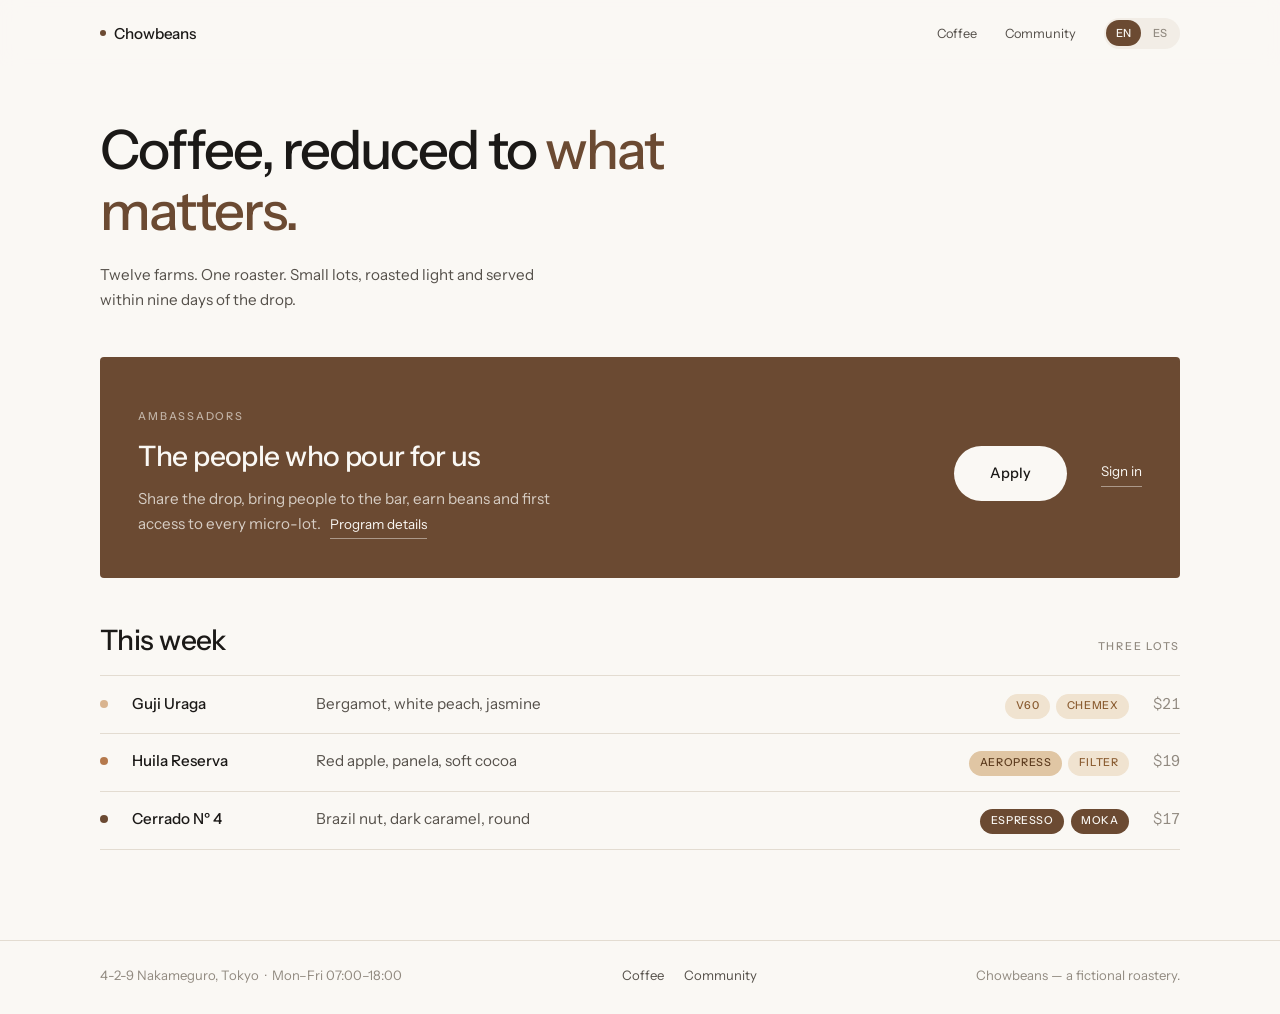
<file: index.html>
<!DOCTYPE html>
<html lang="en">
<head>
<meta charset="utf-8">
<meta name="viewport" content="width=device-width, initial-scale=1">
<title>Chowbeans</title>
<meta name="description" content="Chowbeans — a small-batch roastery. Single origin coffee, served within nine days of the roast.">
<link rel="icon" href="data:image/svg+xml,<svg xmlns='http://www.w3.org/2000/svg' viewBox='0 0 32 32'><circle cx='16' cy='16' r='7' fill='%236B4A32'/></svg>">
<link rel="preconnect" href="https://fonts.googleapis.com">
<link rel="preconnect" href="https://fonts.gstatic.com" crossorigin>
<link href="https://fonts.googleapis.com/css2?family=Instrument+Sans:wght@400;500;600&display=swap" rel="stylesheet">
<link rel="stylesheet" href="assets/css/style.css">
</head>
<body>

<a class="skip" href="#main" data-i18n="skip">Skip to content</a>

<header class="site-header" id="header">
  <div class="shell header-inner">
    <a class="wordmark" href="index.html"><i aria-hidden="true"></i>Chowbeans</a>
    <nav class="nav" aria-label="Primary">
      <a href="#beans" data-i18n="nav.coffee">Coffee</a>
      <a href="community.html" data-i18n="nav.community">Community</a>
      <span class="lang" role="group" aria-label="Language">
        <button type="button" data-lang="en" aria-pressed="true">EN</button>
        <button type="button" data-lang="es" aria-pressed="false">ES</button>
      </span>
    </nav>
  </div>
</header>

<main id="main">

  <section class="hero shell">
    <h1 data-reveal style="--i:0" data-i18n-html="home.title">Coffee, reduced to <span>what matters.</span></h1>
    <p data-reveal style="--i:1" data-i18n="home.lede">
      Twelve farms. One roaster. Small lots, roasted light and served
      within nine days of the drop.
    </p>
  </section>

  <section class="shell">
    <div class="community" data-reveal>
      <div>
        <p class="label" data-i18n="home.amb.label">Ambassadors</p>
        <h2 class="h2" data-i18n="home.amb.title">The people who pour for us</h2>
        <p>
          <span data-i18n="home.amb.body">Share the drop, bring people to the bar, earn beans and first
          access to every micro-lot.</span>
          <a class="link" href="community/program-details.html" data-i18n="home.amb.details">Program details</a>
        </p>
      </div>
      <p class="community-actions">
        <a class="btn" href="community.html" data-i18n="btn.apply">Apply</a>
        <a class="link" href="community.html?view=login" data-i18n="btn.signin">Sign in</a>
      </p>
    </div>
  </section>

  <section class="section shell" id="beans">
    <div class="section-head" data-reveal>
      <h2 class="h2" data-i18n="home.week.title">This week</h2>
      <p class="label" data-i18n="home.week.label">Three lots</p>
    </div>
    <ul class="beans">
      <li data-reveal style="--i:0; --roast:#D9B48F">
        <span class="dot" aria-hidden="true"></span>
        <h3>Guji Uraga</h3>
        <p class="notes" data-i18n="bean.1.notes">Bergamot, white peach, jasmine</p>
        <ul class="tags" aria-label="Suggested methods">
          <li class="tag--pour">V60</li><li class="tag--pour">Chemex</li>
        </ul>
        <p class="price">$21</p>
      </li>
      <li data-reveal style="--i:1; --roast:#B5794C">
        <span class="dot" aria-hidden="true"></span>
        <h3>Huila Reserva</h3>
        <p class="notes" data-i18n="bean.2.notes">Red apple, panela, soft cocoa</p>
        <ul class="tags" aria-label="Suggested methods">
          <li class="tag--immersion">Aeropress</li><li class="tag--pour">Filter</li>
        </ul>
        <p class="price">$19</p>
      </li>
      <li data-reveal style="--i:2; --roast:#6B4A32">
        <span class="dot" aria-hidden="true"></span>
        <h3>Cerrado N&ordm; 4</h3>
        <p class="notes" data-i18n="bean.3.notes">Brazil nut, dark caramel, round</p>
        <ul class="tags" aria-label="Suggested methods">
          <li class="tag--pressure">Espresso</li><li class="tag--pressure">Moka</li>
        </ul>
        <p class="price">$17</p>
      </li>
    </ul>
  </section>

</main>

<footer class="site-footer">
  <div class="shell footer-inner">
    <p data-i18n="footer.hours">4-2-9 Nakameguro, Tokyo &nbsp;&middot;&nbsp; Mon&ndash;Fri 07:00&ndash;18:00</p>
    <nav class="nav" aria-label="Footer">
      <a href="#beans" data-i18n="nav.coffee">Coffee</a>
      <a href="community.html" data-i18n="nav.community">Community</a>
    </nav>
    <p data-i18n="footer.fine">Chowbeans &mdash; a fictional roastery.</p>
  </div>
</footer>

<script src="assets/js/i18n.js"></script>
<script src="assets/js/main.js"></script>
</body>
</html>
</file>
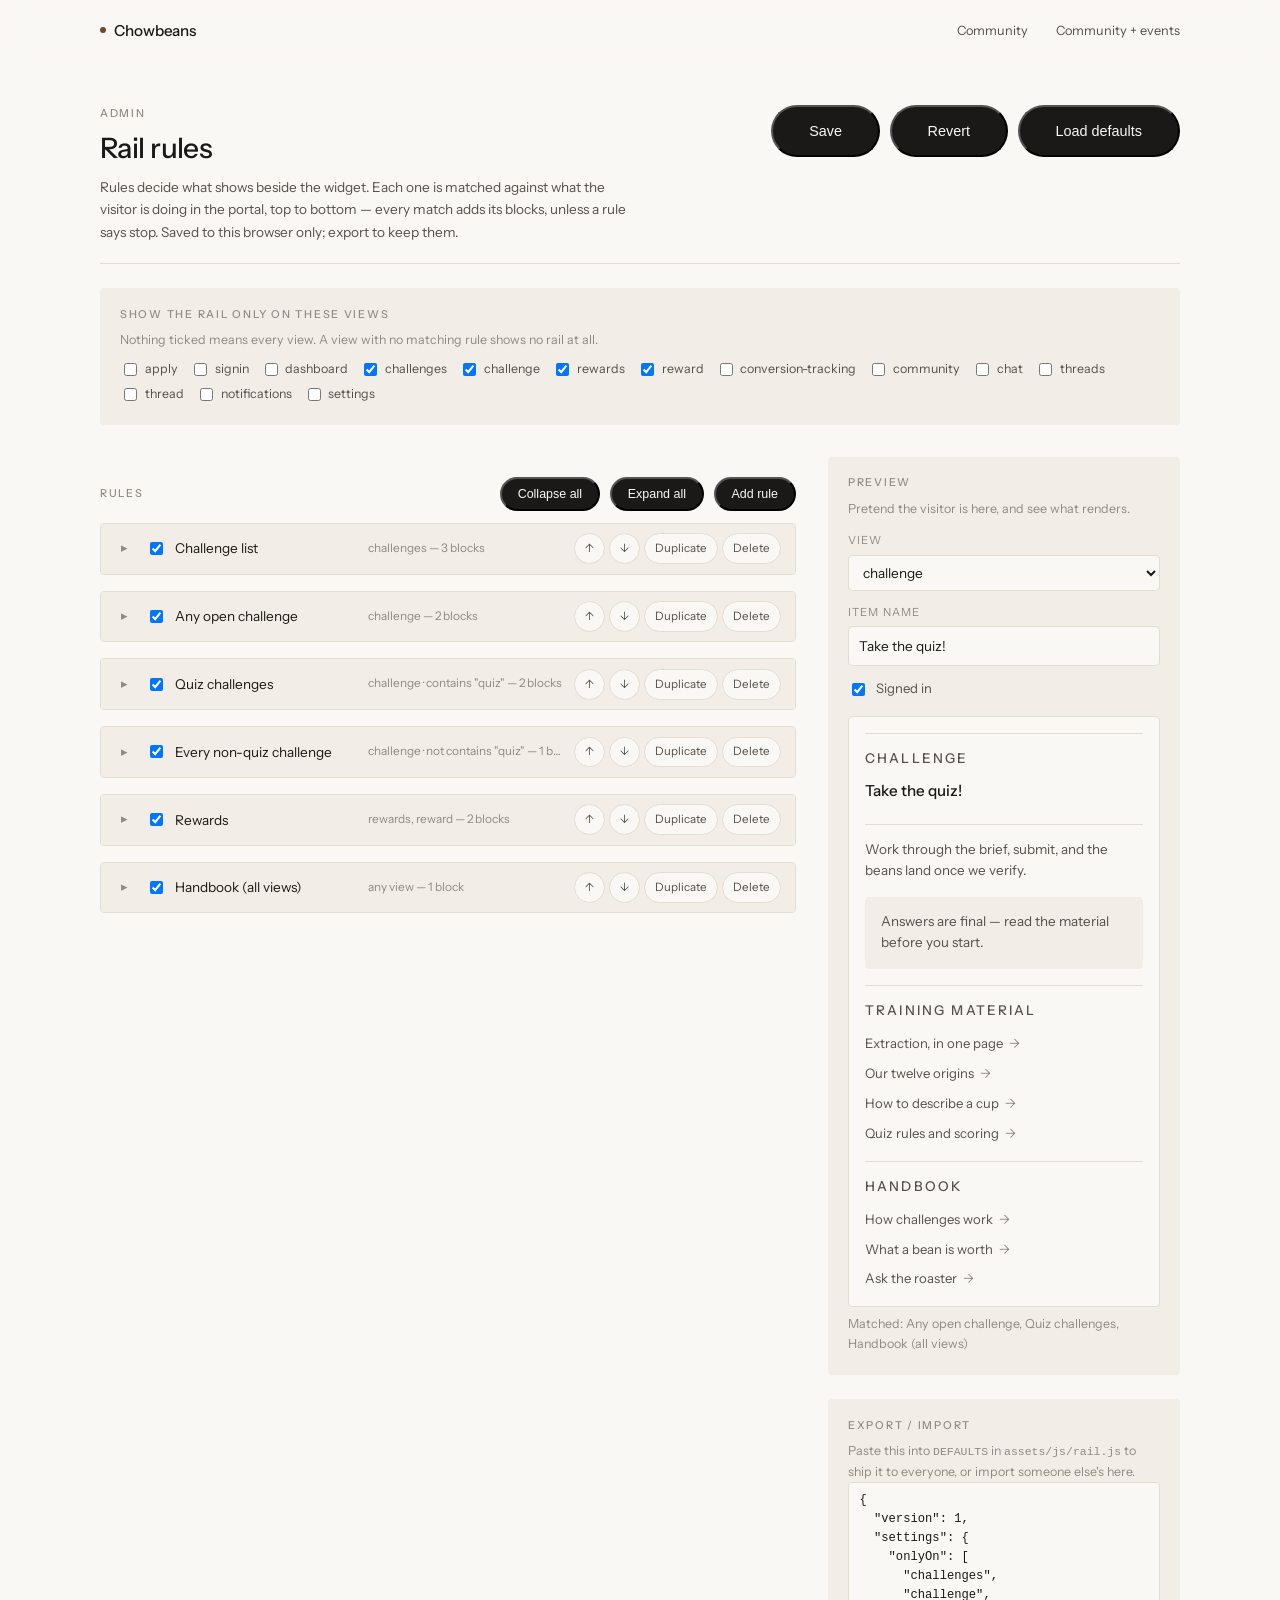
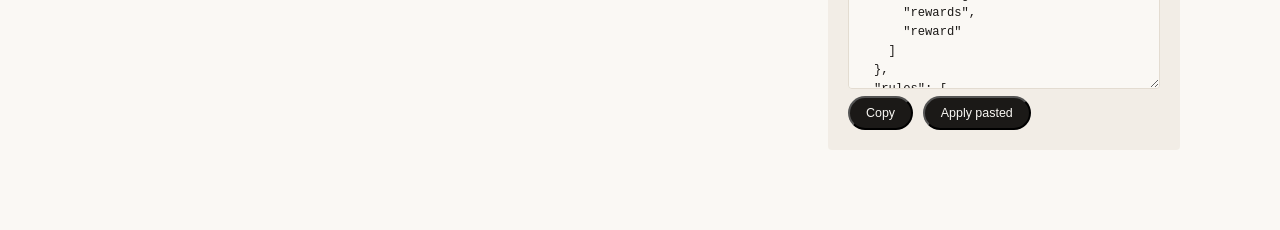
<file: admin.html>
<!DOCTYPE html>
<html lang="en">
<head>
<meta charset="utf-8">
<meta name="viewport" content="width=device-width, initial-scale=1">
<meta name="robots" content="noindex">
<title>Rail rules — Chowbeans</title>
<link rel="icon" href="data:image/svg+xml,<svg xmlns='http://www.w3.org/2000/svg' viewBox='0 0 32 32'><circle cx='16' cy='16' r='7' fill='%236B4A32'/></svg>">
<link rel="preconnect" href="https://fonts.googleapis.com">
<link rel="preconnect" href="https://fonts.gstatic.com" crossorigin>
<link href="https://fonts.googleapis.com/css2?family=Instrument+Sans:wght@400;500;600&display=swap" rel="stylesheet">
<link rel="stylesheet" href="assets/css/style.css">
</head>
<body class="admin">

<header class="site-header">
  <div class="shell header-inner">
    <a class="wordmark" href="index.html"><i aria-hidden="true"></i>Chowbeans</a>
    <nav class="nav" aria-label="Primary">
      <a href="community.html">Community</a>
      <a href="community.html?debug=1">Community + events</a>
    </nav>
  </div>
</header>

<main class="shell admin-main">

  <div class="admin-head">
    <div>
      <p class="label">Admin</p>
      <h1 class="h2">Rail rules</h1>
      <p class="admin-lede">
        Rules decide what shows beside the widget. Each one is matched against
        what the visitor is doing in the portal, top to bottom — every match
        adds its blocks, unless a rule says stop. Saved to this browser only;
        export to keep them.
      </p>
    </div>
    <div class="admin-actions">
      <button type="button" class="btn" id="save">Save</button>
      <button type="button" class="btn btn--ghost" id="revert">Revert</button>
      <button type="button" class="btn btn--ghost" id="defaults">Load defaults</button>
    </div>
  </div>

  <p class="admin-flash" id="flash" hidden></p>

  <section class="admin-panel">
    <p class="label">Show the rail only on these views</p>
    <p class="admin-hint">Nothing ticked means every view. A view with no matching rule shows no rail at all.</p>
    <div class="admin-views" id="onlyOn"></div>
  </section>

  <div class="admin-grid">

    <section>
      <div class="admin-bar">
        <p class="label">Rules</p>
        <div class="admin-actions">
          <button type="button" class="btn btn--small btn--ghost" id="collapseAll">Collapse all</button>
          <button type="button" class="btn btn--small btn--ghost" id="expandAll">Expand all</button>
          <button type="button" class="btn btn--small" id="addRule">Add rule</button>
        </div>
      </div>
      <div id="rules"></div>
    </section>

    <aside class="admin-side">
      <div class="admin-panel">
        <p class="label">Preview</p>
        <p class="admin-hint">Pretend the visitor is here, and see what renders.</p>

        <label class="admin-field">
          <span>View</span>
          <select id="pvView"></select>
        </label>
        <label class="admin-field">
          <span>Item name</span>
          <input type="text" id="pvItem" placeholder="Take the quiz!">
        </label>
        <label class="admin-field admin-field--row">
          <input type="checkbox" id="pvAuth" checked>
          <span>Signed in</span>
        </label>

        <div class="admin-preview">
          <div class="rail" id="preview"></div>
        </div>
        <p class="admin-hint" id="pvMatched"></p>
      </div>

      <div class="admin-panel">
        <p class="label">Export / import</p>
        <p class="admin-hint">
          Paste this into <code>DEFAULTS</code> in <code>assets/js/rail.js</code>
          to ship it to everyone, or import someone else's here.
        </p>
        <textarea id="json" spellcheck="false" rows="10"></textarea>
        <div class="admin-actions">
          <button type="button" class="btn btn--small" id="copy">Copy</button>
          <button type="button" class="btn btn--small btn--ghost" id="apply">Apply pasted</button>
        </div>
      </div>
    </aside>

  </div>
</main>

<template id="ruleTemplate">
  <article class="rule">
    <header class="rule-head">
      <button type="button" class="rule-fold" data-act="fold" aria-expanded="true" title="Expand or collapse">▾</button>
      <label class="rule-toggle">
        <input type="checkbox" data-field="enabled" title="Enable or disable this rule">
        <input type="text" class="rule-name" data-field="name" placeholder="Rule name">
      </label>
      <p class="rule-summary" data-field="summary"></p>
      <div class="rule-tools">
        <button type="button" data-act="up" title="Move up">↑</button>
        <button type="button" data-act="down" title="Move down">↓</button>
        <button type="button" data-act="dup" title="Duplicate">Duplicate</button>
        <button type="button" data-act="del" title="Delete">Delete</button>
      </div>
    </header>

    <div class="rule-body">
      <p class="label">When</p>
      <div class="rule-when">
        <label class="admin-field">
          <span>Views (none = any)</span>
          <div class="admin-views" data-field="views"></div>
        </label>
        <div class="rule-when-row">
          <label class="admin-field">
            <span>Item name</span>
            <select data-field="matchMode">
              <option value="any">any</option>
              <option value="contains">contains</option>
              <option value="equals">is exactly</option>
              <option value="starts">starts with</option>
              <option value="regex">matches regex</option>
            </select>
          </label>
          <label class="admin-field admin-field--row rule-negate">
            <input type="checkbox" data-field="negate">
            <span>not</span>
          </label>
          <label class="admin-field admin-field--grow">
            <span>&nbsp;</span>
            <input type="text" data-field="matchValue" placeholder="quiz">
          </label>
          <label class="admin-field">
            <span>Visitor</span>
            <select data-field="auth">
              <option value="any">any</option>
              <option value="in">signed in</option>
              <option value="out">signed out</option>
            </select>
          </label>
        </div>
        <label class="admin-field admin-field--row">
          <input type="checkbox" data-field="stop">
          <span>Stop — skip every rule below this one when it matches</span>
        </label>
      </div>

      <div class="admin-bar">
        <p class="label">Then show</p>
        <div class="rule-add">
          <button type="button" data-add="heading">+ Heading</button>
          <button type="button" data-add="text">+ Text</button>
          <button type="button" data-add="note">+ Callout</button>
          <button type="button" data-add="steps">+ Steps</button>
          <button type="button" data-add="links">+ Links</button>
        </div>
      </div>
      <div class="rule-blocks" data-field="blocks"></div>
    </div>
  </article>
</template>

<script src="assets/js/rail.js"></script>
<script src="assets/js/admin.js"></script>
</body>
</html>
</file>
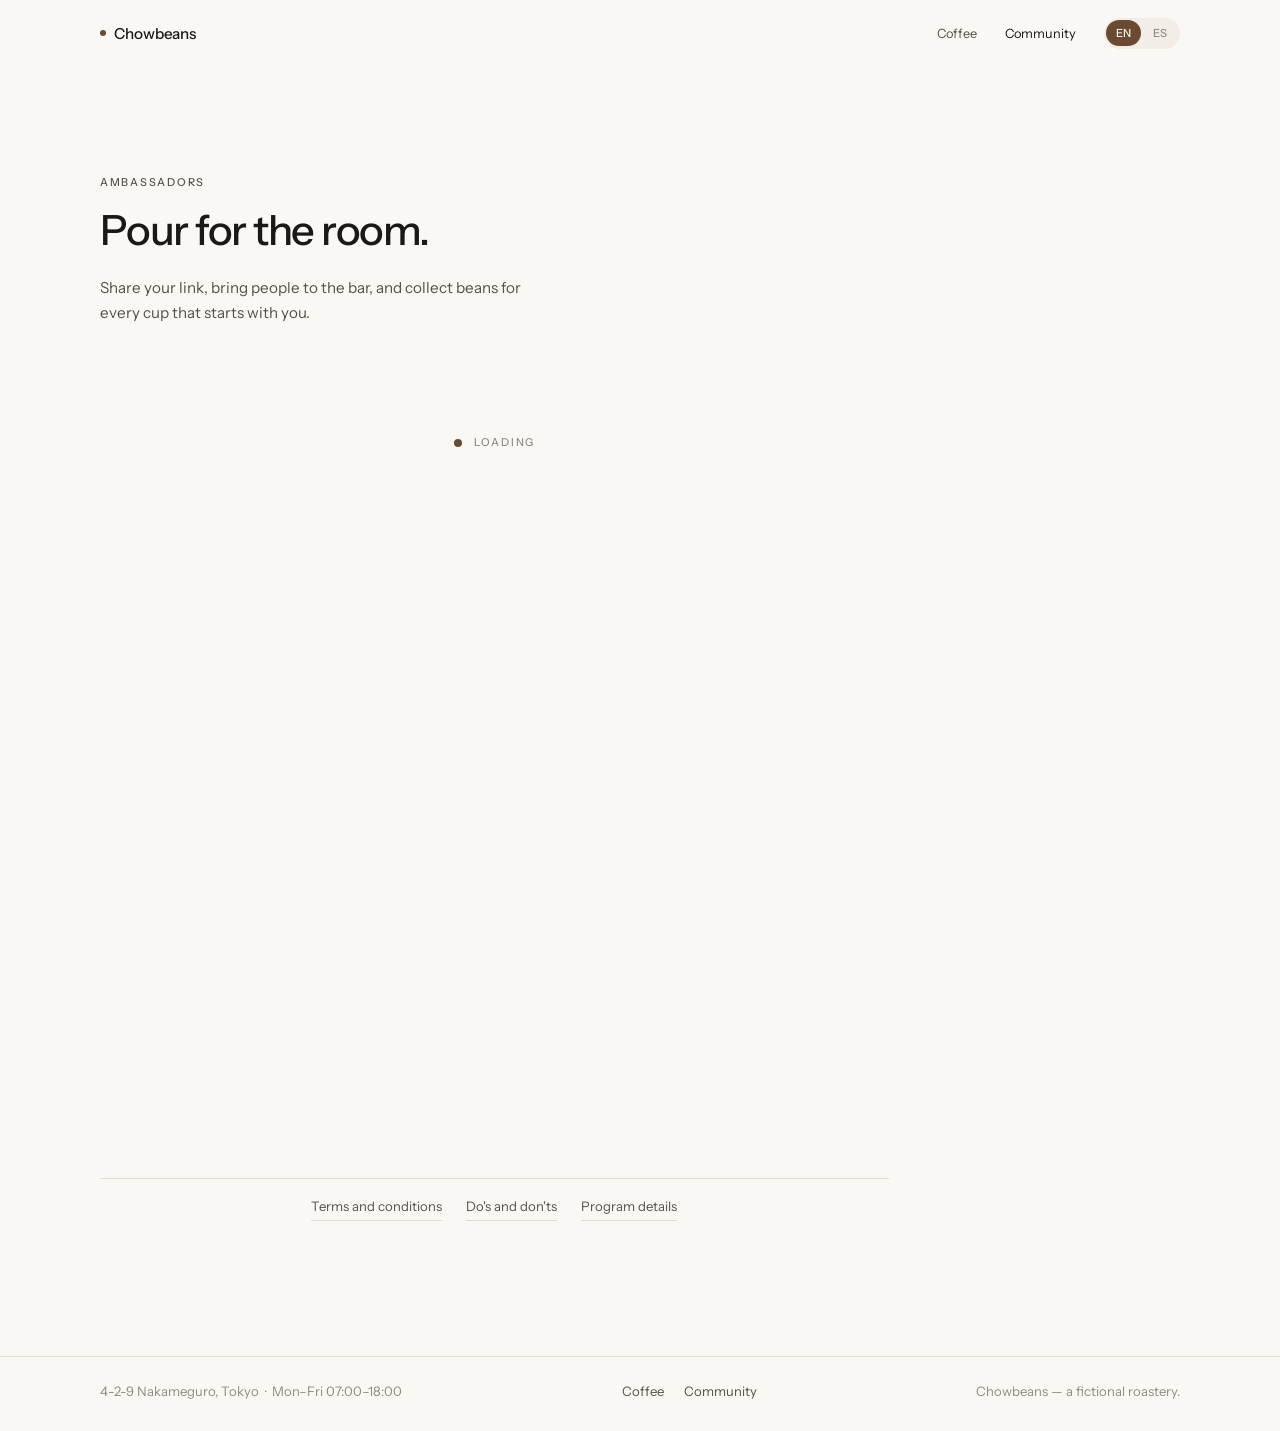
<file: community.html>
<!DOCTYPE html>
<html lang="en">
<head>
<meta charset="utf-8">
<meta name="viewport" content="width=device-width, initial-scale=1">
<title>Community — Chowbeans</title>
<meta name="description" content="The Chowbeans ambassador community. Apply to join, or sign in.">
<link rel="icon" href="data:image/svg+xml,<svg xmlns='http://www.w3.org/2000/svg' viewBox='0 0 32 32'><circle cx='16' cy='16' r='7' fill='%236B4A32'/></svg>">
<link rel="preconnect" href="https://fonts.googleapis.com">
<link rel="preconnect" href="https://fonts.gstatic.com" crossorigin>
<link href="https://fonts.googleapis.com/css2?family=Instrument+Sans:wght@400;500;600&display=swap" rel="stylesheet">
<link rel="stylesheet" href="assets/css/style.css">
</head>
<body>

<a class="skip" href="#main" data-i18n="skip">Skip to content</a>

<header class="site-header" id="header">
  <div class="shell header-inner">
    <a class="wordmark" href="index.html"><i aria-hidden="true"></i>Chowbeans</a>
    <nav class="nav" aria-label="Primary">
      <a href="index.html#beans" data-i18n="nav.coffee">Coffee</a>
      <a href="community.html" aria-current="page" data-i18n="nav.community">Community</a>
      <span class="lang" role="group" aria-label="Language">
        <button type="button" data-lang="en" aria-pressed="true">EN</button>
        <button type="button" data-lang="es" aria-pressed="false">ES</button>
      </span>
    </nav>
  </div>
</header>

<main id="main">

  <section class="page-hero shell">
    <p class="label" data-reveal style="--i:0" data-i18n="comm.label">Ambassadors</p>
    <h1 data-reveal style="--i:1" data-i18n="comm.title">Pour for the room.</h1>
    <p data-reveal style="--i:2" data-i18n="comm.lede">
      Share your link, bring people to the bar, and collect beans for every
      cup that starts with you.
    </p>
  </section>

  <section class="widget shell">

    <div class="widget-layout">

      <div class="widget-main">
        <!-- SocialLadder ambassador dashboard (#slWebFrame). On a phone this
             is held back until the visitor picks the app or the web; see the
             modal below. -->
        <div class="panel" id="panel-login">
          <p class="widget-advice" id="webAdvice" hidden>
            <span data-i18n="comm.advice">You're on the web version. The app is smoother on a phone,</span>
            <a href="#" id="adviceLink" data-i18n="comm.advice.link">get it here</a>.
          </p>
          <p class="widget-advice" id="appPrompt" hidden>
            <span data-i18n="comm.blocked">Signing in works best in the app.</span>
            <a href="#" id="showAppOptions" data-i18n="comm.blocked.link">See your options</a>
          </p>
          <div class="widget-loading"><i aria-hidden="true"></i><p class="label" data-i18n="comm.loading">Loading</p></div>
          <div id="slWebFrame"></div>
        </div>

        <nav class="widget-links" aria-label="Ambassador documents">
          <a href="community/terms.html" data-i18n="comm.terms">Terms and conditions</a>
          <a href="community/dos-and-donts.html" data-i18n="comm.dos">Do's and don'ts</a>
          <a href="community/program-details.html" data-i18n="home.amb.details">Program details</a>
        </nav>
      </div>

      <!-- Context rail. Every block is rendered from the rules in
           assets/js/rail.js, matched against what the visitor is doing in
           the portal. Edit the rules in admin.html. -->
      <aside class="rail" id="rail" aria-live="polite" hidden>
        <div id="railBlocks"></div>

        <!-- Only with ?debug — the raw event stream, for writing rules. -->
        <div class="rail-block rail-block--feed" id="railDebug" hidden>
          <p class="label">Events</p>
          <ul class="rail-feed" id="railFeed"></ul>
        </div>
      </aside>

    </div>
  </section>

  <!-- Shown instead of the portal when signing in on a phone. -->
  <div class="modal" id="appModal" role="dialog" aria-modal="true"
       aria-labelledby="appModalTitle" aria-describedby="appModalBody" hidden>
    <div class="modal-backdrop" data-close></div>
    <div class="modal-card">
      <button type="button" class="modal-close" data-close aria-label="Close" data-i18n-attr="aria-label:modal.close">&times;</button>

      <p class="label" data-i18n="modal.label">Ambassadors</p>
      <h2 id="appModalTitle" data-i18n="modal.title">Better in the app</h2>
      <p id="appModalBody" data-i18n="modal.body">
        On a phone, the community runs best in the Community by SocialLadder
        app — challenges, rewards and notifications without the browser in
        the way.
      </p>

      <div class="modal-actions">
        <a class="btn" id="storePrimary" href="#" target="_blank" rel="noopener noreferrer">Get the app</a>
        <a class="btn btn--ghost" id="storeSecondary" href="#" target="_blank" rel="noopener noreferrer" hidden>Other store</a>
      </div>

      <button type="button" class="modal-plain" id="stayOnWeb" data-i18n="modal.stay">Continue in this browser</button>
      <p class="modal-fine" data-i18n="modal.fine">
        The web version works fine, but it is not the best experience on a
        small screen.
      </p>
    </div>
  </div>

</main>

<footer class="site-footer">
  <div class="shell footer-inner">
    <p data-i18n="footer.hours">4-2-9 Nakameguro, Tokyo &nbsp;&middot;&nbsp; Mon&ndash;Fri 07:00&ndash;18:00</p>
    <nav class="nav" aria-label="Footer">
      <a href="index.html#beans" data-i18n="nav.coffee">Coffee</a>
      <a href="community.html" data-i18n="nav.community">Community</a>
    </nav>
    <p data-i18n="footer.fine">Chowbeans &mdash; a fictional roastery.</p>
  </div>
</footer>

<!-- ── SocialLadder ─────────────────────────────────────────────
     One loader serves both widgets. Each panel is mounted the first
     time it is opened; campGuid / resGuid / resetToken / appGuid are
     read from this page's URL by the loader's own helper.
     ───────────────────────────────────────────────────────────── -->
<script src="https://socialladder.rkiapps.com/SLWeb/slweb-frame.js"></script>
<script>
  var SL_CONFIG = {
    areaGuid:       "6FADA2AE-122F-4F53-AEBE-B10A0A56F3EA",
    defaultAppGuid: "910BB1F9-9680-4BC3-8FAC-AFF15D4B0EBD",
    crmShopName:    "APPLICATIONSHOP1609",

    /* Codes the portal expects for each page language. The loader just
       forwards these into the widget URL, so confirm the exact values
       your area accepts (they may be "es-ES", "es-MX", and so on). */
    langCodes: { en: "en", es: "es" }
  };
</script>

<script src="assets/js/i18n.js"></script>
<script src="assets/js/main.js"></script>
<script src="assets/js/rail.js"></script>
<script src="assets/js/widget.js"></script>
</body>
</html>
</file>
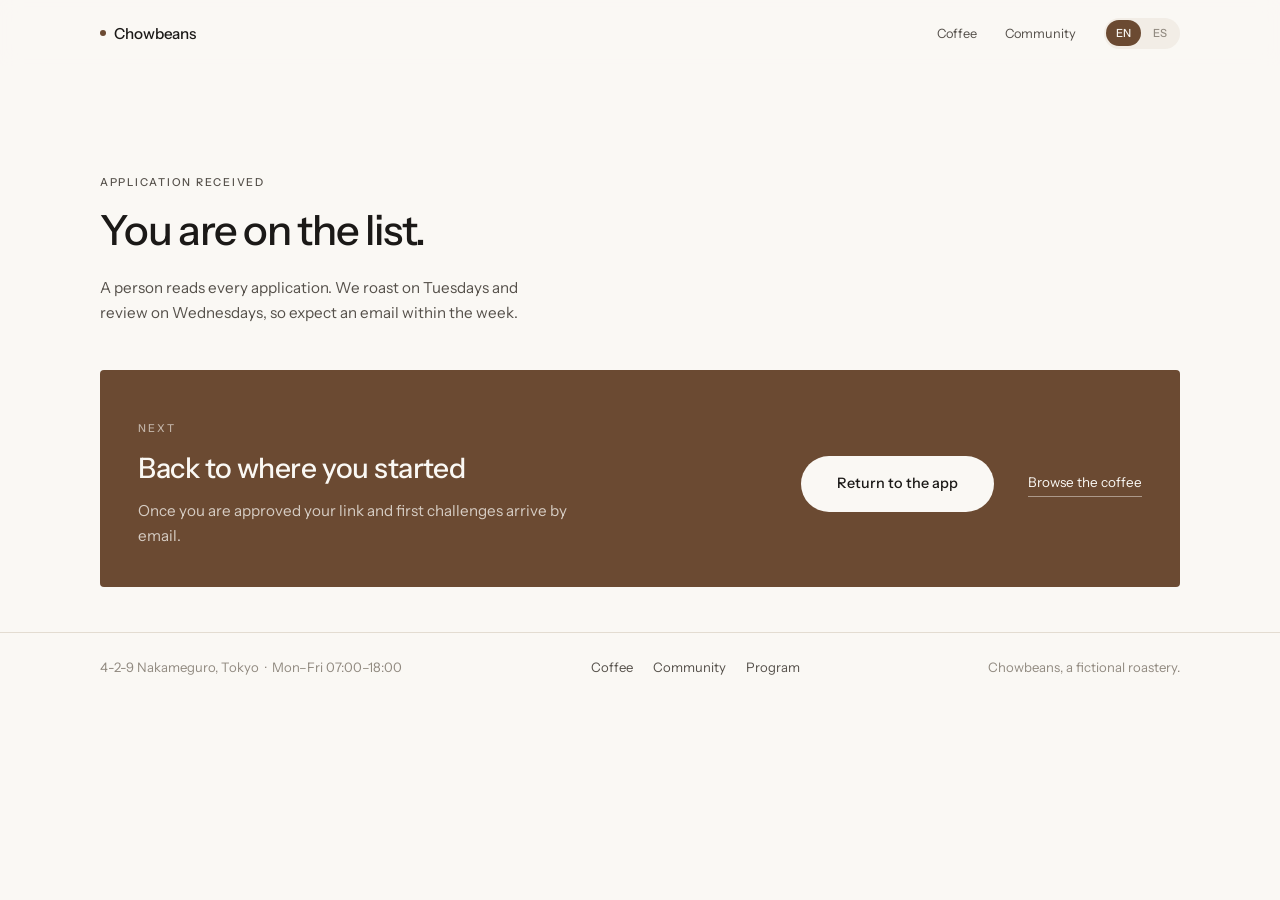
<file: community/application-complete.html>
<!DOCTYPE html>
<html lang="en">
<head>
<meta charset="utf-8">
<meta name="viewport" content="width=device-width, initial-scale=1">
<meta name="robots" content="noindex">
<title>Application received — Chowbeans</title>
<meta name="description" content="Your Chowbeans ambassador application has been received.">
<link rel="icon" href="data:image/svg+xml,<svg xmlns='http://www.w3.org/2000/svg' viewBox='0 0 32 32'><circle cx='16' cy='16' r='7' fill='%236B4A32'/></svg>">
<link rel="preconnect" href="https://fonts.googleapis.com">
<link rel="preconnect" href="https://fonts.gstatic.com" crossorigin>
<link href="https://fonts.googleapis.com/css2?family=Instrument+Sans:wght@400;500;600&display=swap" rel="stylesheet">
<link rel="stylesheet" href="../assets/css/style.css">
</head>
<body>

<a class="skip" href="#main" data-i18n="skip">Skip to content</a>

<header class="site-header" id="header">
  <div class="shell header-inner">
    <a class="wordmark" href="../index.html" data-admin="../admin.html"><i aria-hidden="true"></i>Chowbeans</a>
    <nav class="nav" aria-label="Primary">
      <a href="../index.html#beans" data-i18n="nav.coffee">Coffee</a>
      <a href="../community.html" data-i18n="nav.community">Community</a>
      <span class="lang" role="group" aria-label="Language">
        <button type="button" data-lang="en" aria-pressed="true">EN</button>
        <button type="button" data-lang="es" aria-pressed="false">ES</button>
      </span>
    </nav>
  </div>
</header>

<main id="main">

  <section class="page-hero shell">
    <p class="label" data-i18n="done.label">Application received</p>
    <h1 data-i18n="done.title">You are on the list.</h1>
    <p data-i18n="done.body">
      A person reads every application. We roast on Tuesdays and review on
      Wednesdays, so expect an email within the week.
    </p>
  </section>

  <!-- Shown only when this page is running inside the native app. -->
  <section class="shell" id="handoff" hidden>
    <p class="widget-advice" data-i18n="done.handoff">Handing you back to the app.</p>
  </section>

  <section class="shell">
    <div class="community">
      <div>
        <p class="label" data-i18n="done.next.label">Next</p>
        <h2 class="h2" data-i18n="done.next.title">Back to where you started</h2>
        <p data-i18n="done.next.body">
          Once you are approved your link and first challenges arrive by email.
        </p>
      </div>
      <p class="community-actions">
        <a class="btn" id="returnToApp" href="#" hidden data-i18n="done.return">Return to the app</a>
        <a class="link" href="../index.html" data-i18n="done.browse">Browse the coffee</a>
      </p>
    </div>
  </section>

</main>

<footer class="site-footer">
  <div class="shell footer-inner">
    <p data-i18n="footer.hours">4-2-9 Nakameguro, Tokyo &nbsp;&middot;&nbsp; Mon&ndash;Fri 07:00&ndash;18:00</p>
    <nav class="nav" aria-label="Footer">
      <a href="../index.html#beans" data-i18n="nav.coffee">Coffee</a>
      <a href="../community.html" data-i18n="nav.community">Community</a>
      <a href="program-details.html" data-i18n="nav.program">Program</a>
    </nav>
    <p data-i18n="footer.fine">Chowbeans, a fictional roastery.</p>
  </div>
</footer>

<!-- ── Handoff back to a native app ──────────────────────────────────
     Point the SocialLadder application's RedirectURL at this page. It
     signals completion two ways, because only one of them can work at a
     time:

       in a WebView  -> window.ReactNativeWebView.postMessage(...)
       in the system browser -> a universal link / custom scheme

     Nothing here is proof of anything. The app should verify with your
     backend before granting a reward.
     ────────────────────────────────────────────────────────────────── -->
<script>
  var APP_LINK = 'chowbeans://application-complete';
</script>
<script src="../assets/js/i18n.js"></script>
<script src="../assets/js/main.js"></script>
<script src="../assets/js/complete.js"></script>
</body>
</html>
</file>
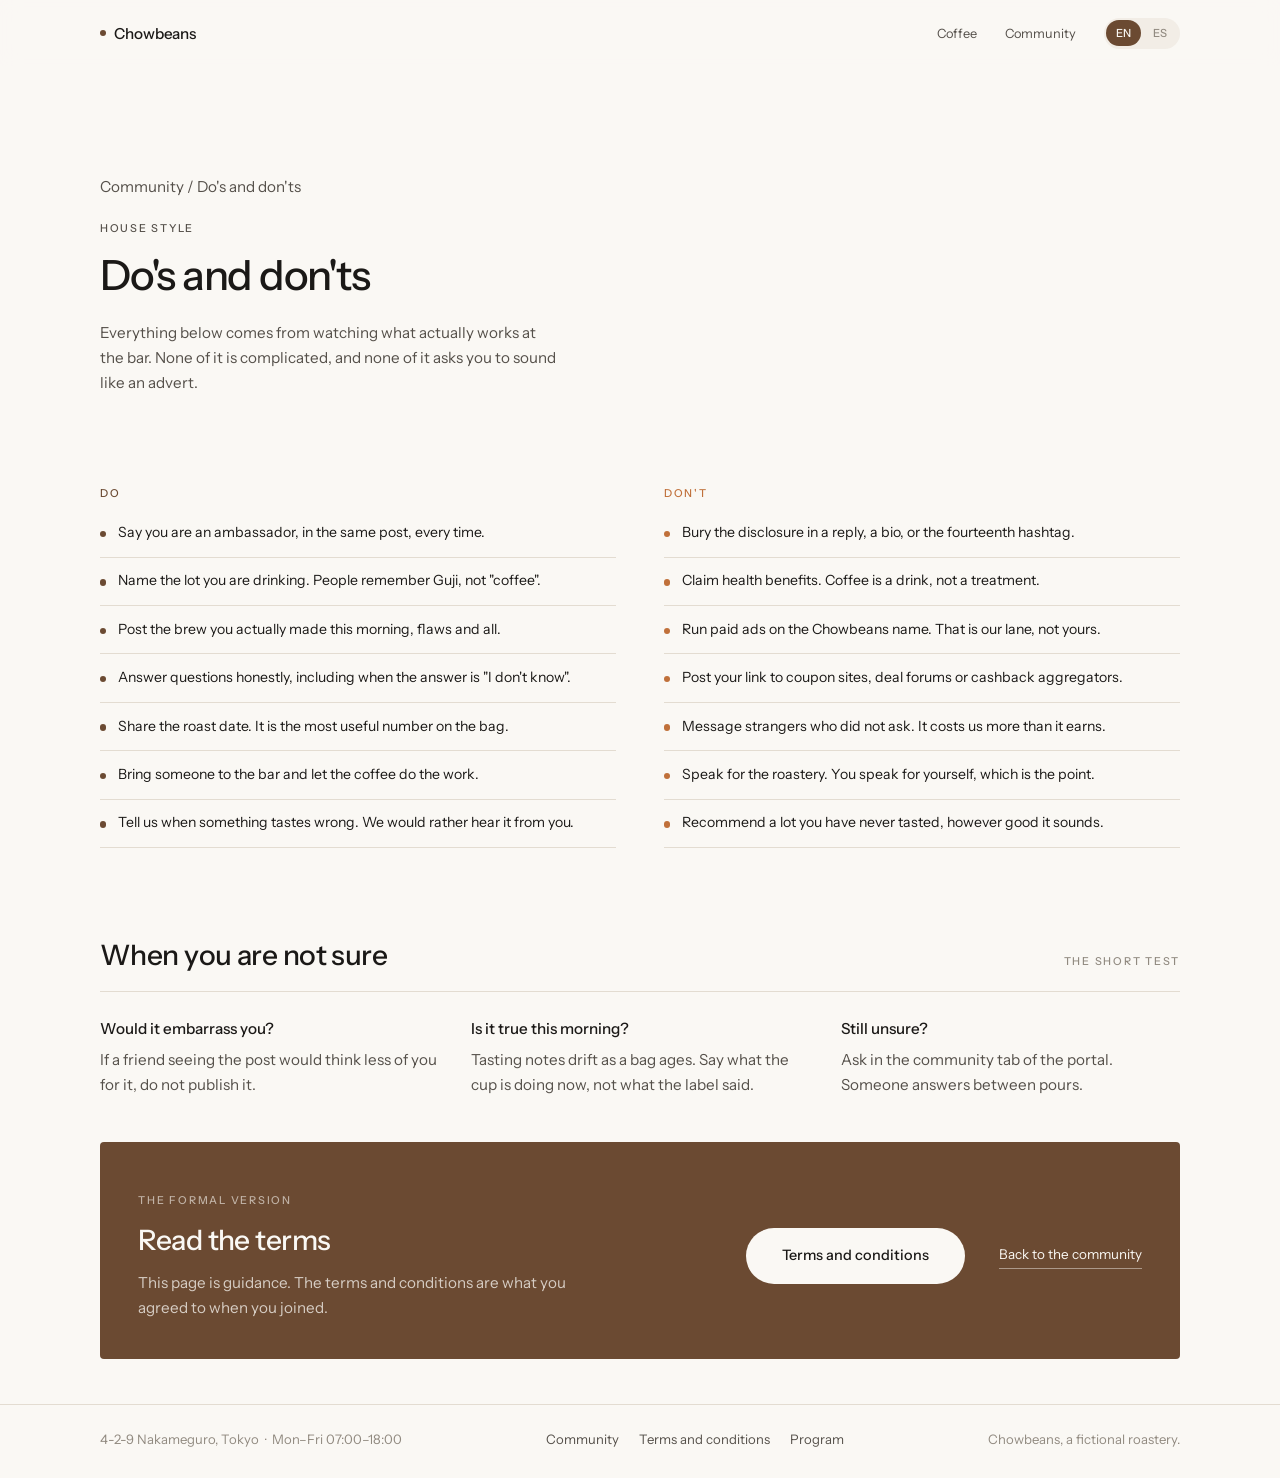
<file: community/dos-and-donts.html>
<!DOCTYPE html>
<html lang="en">
<head>
<meta charset="utf-8">
<meta name="viewport" content="width=device-width, initial-scale=1">
<title>Do's and don'ts — Chowbeans Ambassadors</title>
<meta name="description" content="How to post, share and talk about Chowbeans as an ambassador.">
<link rel="icon" href="data:image/svg+xml,<svg xmlns='http://www.w3.org/2000/svg' viewBox='0 0 32 32'><circle cx='16' cy='16' r='7' fill='%236B4A32'/></svg>">
<link rel="preconnect" href="https://fonts.googleapis.com">
<link rel="preconnect" href="https://fonts.gstatic.com" crossorigin>
<link href="https://fonts.googleapis.com/css2?family=Instrument+Sans:wght@400;500;600&display=swap" rel="stylesheet">
<link rel="stylesheet" href="../assets/css/style.css">
</head>
<body>

<a class="skip" href="#main" data-i18n="skip">Skip to content</a>

<header class="site-header" id="header">
  <div class="shell header-inner">
    <a class="wordmark" href="../index.html" data-admin="../admin.html"><i aria-hidden="true"></i>Chowbeans</a>
    <nav class="nav" aria-label="Primary">
      <a href="../index.html#beans" data-i18n="nav.coffee">Coffee</a>
      <a href="../community.html" data-i18n="nav.community">Community</a>
      <span class="lang" role="group" aria-label="Language">
        <button type="button" data-lang="en" aria-pressed="true">EN</button>
        <button type="button" data-lang="es" aria-pressed="false">ES</button>
      </span>
    </nav>
  </div>
</header>

<main id="main">

  <section class="page-hero shell">
    <p class="crumbs">
      <a href="../community.html" data-i18n="nav.community">Community</a>
      <span aria-hidden="true">/</span>
      <span data-i18n="dd.crumb">Do's and don'ts</span>
    </p>
    <p class="label" data-i18n="dd.label">House style</p>
    <h1 data-i18n="dd.title">Do's and don'ts</h1>
    <p data-i18n="dd.lede">
      Everything below comes from watching what actually works at the bar.
      None of it is complicated, and none of it asks you to sound like an
      advert.
    </p>
  </section>

  <section class="section shell">
    <div class="dd">

      <div class="dd-col dd-col--do">
        <p class="label" data-i18n="dd.do">Do</p>
        <ul class="rows">
          <li><span data-i18n="dd.do.1">Say you are an ambassador, in the same post, every time.</span></li>
          <li><span data-i18n="dd.do.2">Name the lot you are drinking. People remember Guji, not "coffee".</span></li>
          <li><span data-i18n="dd.do.3">Post the brew you actually made this morning, flaws and all.</span></li>
          <li><span data-i18n="dd.do.4">Answer questions honestly, including when the answer is "I don't know".</span></li>
          <li><span data-i18n="dd.do.5">Share the roast date. It is the most useful number on the bag.</span></li>
          <li><span data-i18n="dd.do.6">Bring someone to the bar and let the coffee do the work.</span></li>
          <li><span data-i18n="dd.do.7">Tell us when something tastes wrong. We would rather hear it from you.</span></li>
        </ul>
      </div>

      <div class="dd-col dd-col--dont">
        <p class="label" data-i18n="dd.dont">Don't</p>
        <ul class="rows">
          <li><span data-i18n="dd.dont.1">Bury the disclosure in a reply, a bio, or the fourteenth hashtag.</span></li>
          <li><span data-i18n="dd.dont.2">Claim health benefits. Coffee is a drink, not a treatment.</span></li>
          <li><span data-i18n="dd.dont.3">Run paid ads on the Chowbeans name. That is our lane, not yours.</span></li>
          <li><span data-i18n="dd.dont.4">Post your link to coupon sites, deal forums or cashback aggregators.</span></li>
          <li><span data-i18n="dd.dont.5">Message strangers who did not ask. It costs us more than it earns.</span></li>
          <li><span data-i18n="dd.dont.6">Speak for the roastery. You speak for yourself, which is the point.</span></li>
          <li><span data-i18n="dd.dont.7">Recommend a lot you have never tasted, however good it sounds.</span></li>
        </ul>
      </div>

    </div>
  </section>

  <section class="section shell">
    <div class="section-head">
      <h2 class="h2" data-i18n="dd.grey.title">When you are not sure</h2>
      <p class="label" data-i18n="dd.grey.label">The short test</p>
    </div>
    <div class="cols">
      <div>
        <h3 data-i18n="dd.grey.1.h">Would it embarrass you?</h3>
        <p data-i18n="dd.grey.1.p">If a friend seeing the post would think less of you for it, do not publish it.</p>
      </div>
      <div>
        <h3 data-i18n="dd.grey.2.h">Is it true this morning?</h3>
        <p data-i18n="dd.grey.2.p">Tasting notes drift as a bag ages. Say what the cup is doing now, not what the label said.</p>
      </div>
      <div>
        <h3 data-i18n="dd.grey.3.h">Still unsure?</h3>
        <p data-i18n="dd.grey.3.p">Ask in the community tab of the portal. Someone answers between pours.</p>
      </div>
    </div>
  </section>

  <section class="shell">
    <div class="community">
      <div>
        <p class="label" data-i18n="dd.cta.label">The formal version</p>
        <h2 class="h2" data-i18n="dd.cta.title">Read the terms</h2>
        <p data-i18n="dd.cta.body">
          This page is guidance. The terms and conditions are what you agreed
          to when you joined.
        </p>
      </div>
      <p class="community-actions">
        <a class="btn" href="terms.html" data-i18n="comm.terms">Terms and conditions</a>
        <a class="link" href="../community.html" data-i18n="dd.back">Back to the community</a>
      </p>
    </div>
  </section>

</main>

<footer class="site-footer">
  <div class="shell footer-inner">
    <p data-i18n="footer.hours">4-2-9 Nakameguro, Tokyo &nbsp;&middot;&nbsp; Mon&ndash;Fri 07:00&ndash;18:00</p>
    <nav class="nav" aria-label="Footer">
      <a href="../community.html" data-i18n="nav.community">Community</a>
      <a href="terms.html" data-i18n="comm.terms">Terms and conditions</a>
      <a href="program-details.html" data-i18n="nav.program">Program</a>
    </nav>
    <p data-i18n="footer.fine">Chowbeans, a fictional roastery.</p>
  </div>
</footer>

<script src="../assets/js/i18n.js"></script>
<script src="../assets/js/main.js"></script>
</body>
</html>
</file>
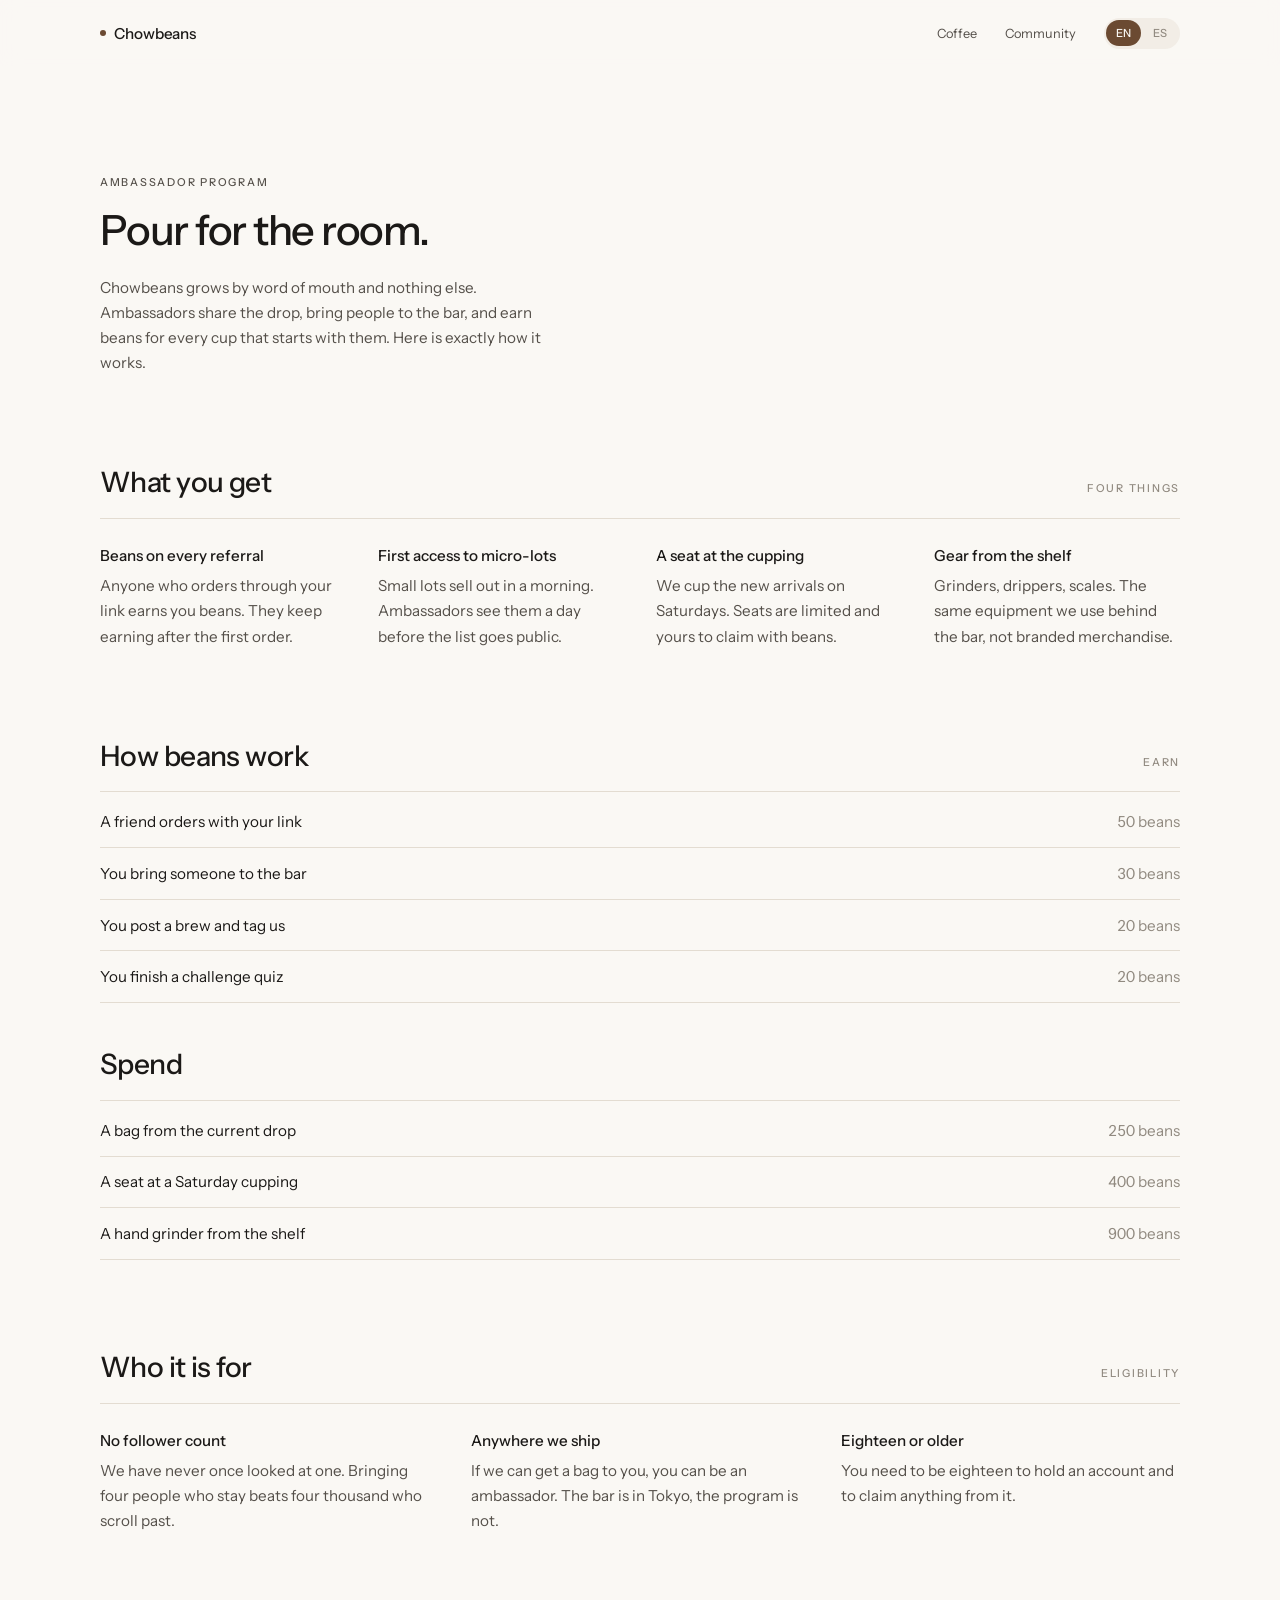
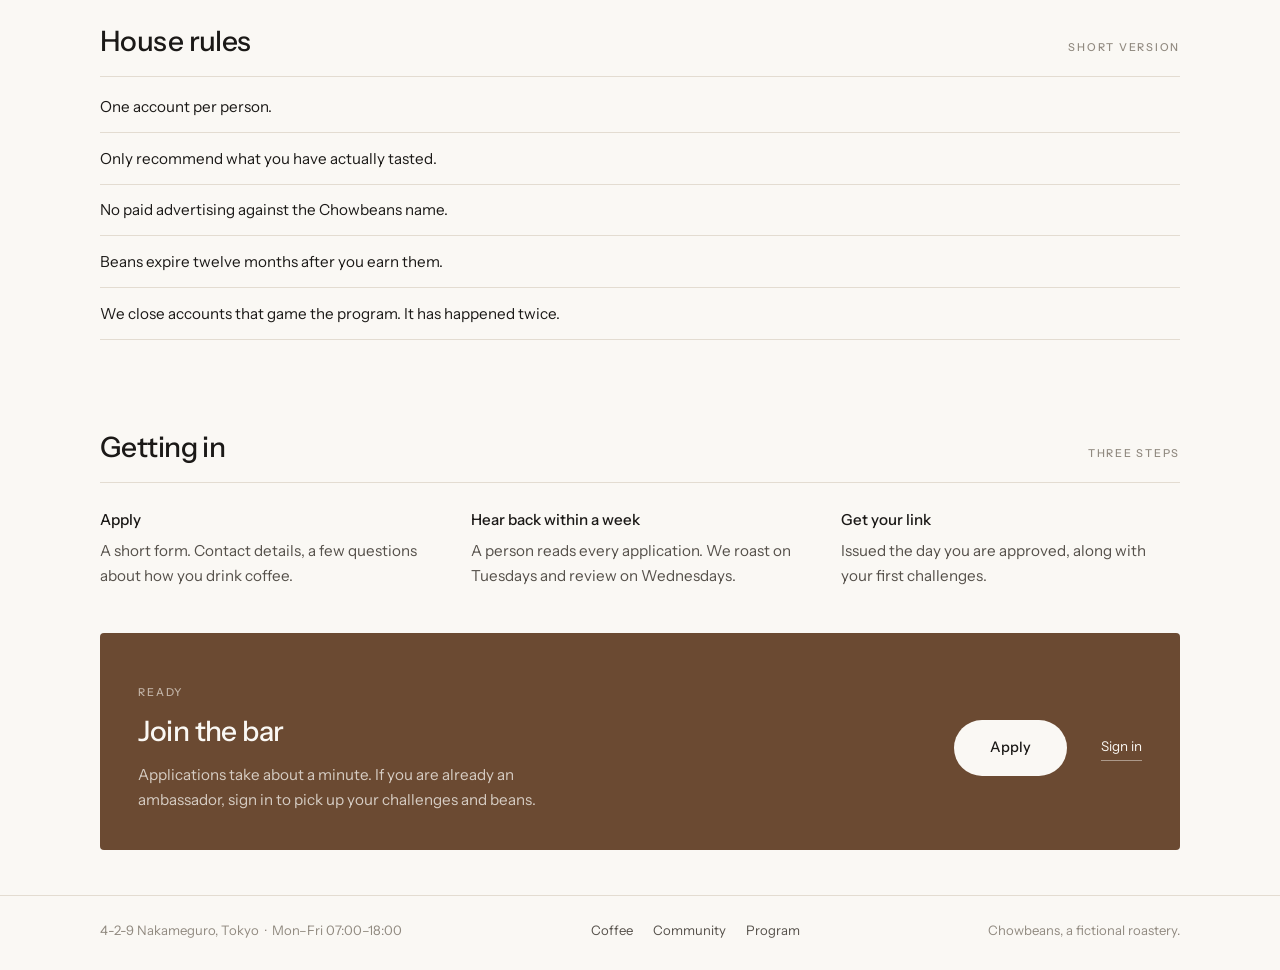
<file: community/program-details.html>
<!DOCTYPE html>
<html lang="en">
<head>
<meta charset="utf-8">
<meta name="viewport" content="width=device-width, initial-scale=1">
<title>Program details — Chowbeans Ambassadors</title>
<meta name="description" content="How the Chowbeans ambassador program works: what you earn, what you can spend it on, and who it is for.">
<link rel="icon" href="data:image/svg+xml,<svg xmlns='http://www.w3.org/2000/svg' viewBox='0 0 32 32'><circle cx='16' cy='16' r='7' fill='%236B4A32'/></svg>">
<link rel="preconnect" href="https://fonts.googleapis.com">
<link rel="preconnect" href="https://fonts.gstatic.com" crossorigin>
<link href="https://fonts.googleapis.com/css2?family=Instrument+Sans:wght@400;500;600&display=swap" rel="stylesheet">
<link rel="stylesheet" href="../assets/css/style.css">
</head>
<body>

<a class="skip" href="#main" data-i18n="skip">Skip to content</a>

<header class="site-header" id="header">
  <div class="shell header-inner">
    <a class="wordmark" href="../index.html" data-admin="../admin.html"><i aria-hidden="true"></i>Chowbeans</a>
    <nav class="nav" aria-label="Primary">
      <a href="../index.html#beans" data-i18n="nav.coffee">Coffee</a>
      <a href="../community.html" data-i18n="nav.community">Community</a>
      <span class="lang" role="group" aria-label="Language">
        <button type="button" data-lang="en" aria-pressed="true">EN</button>
        <button type="button" data-lang="es" aria-pressed="false">ES</button>
      </span>
    </nav>
  </div>
</header>

<main id="main">

  <section class="page-hero shell">
    <p class="label" data-reveal style="--i:0" data-i18n="pd.label">Ambassador program</p>
    <h1 data-reveal style="--i:1" data-i18n="comm.title">Pour for the room.</h1>
    <p data-reveal style="--i:2" data-i18n="pd.lede">
      Chowbeans grows by word of mouth and nothing else. Ambassadors share the
      drop, bring people to the bar, and earn beans for every cup that starts
      with them. Here is exactly how it works.
    </p>
  </section>

  <section class="section shell">
    <div class="section-head" data-reveal>
      <h2 class="h2" data-i18n="pd.get.title">What you get</h2>
      <p class="label" data-i18n="pd.get.label">Four things</p>
    </div>
    <div class="cols">
      <div data-reveal style="--i:0">
        <h3 data-i18n="pd.get.1.h">Beans on every referral</h3>
        <p data-i18n="pd.get.1.p">Anyone who orders through your link earns you beans. They keep earning after the first order.</p>
      </div>
      <div data-reveal style="--i:1">
        <h3 data-i18n="pd.get.2.h">First access to micro-lots</h3>
        <p data-i18n="pd.get.2.p">Small lots sell out in a morning. Ambassadors see them a day before the list goes public.</p>
      </div>
      <div data-reveal style="--i:2">
        <h3 data-i18n="pd.get.3.h">A seat at the cupping</h3>
        <p data-i18n="pd.get.3.p">We cup the new arrivals on Saturdays. Seats are limited and yours to claim with beans.</p>
      </div>
      <div data-reveal style="--i:3">
        <h3 data-i18n="pd.get.4.h">Gear from the shelf</h3>
        <p data-i18n="pd.get.4.p">Grinders, drippers, scales. The same equipment we use behind the bar, not branded merchandise.</p>
      </div>
    </div>
  </section>

  <section class="section shell">
    <div class="section-head" data-reveal>
      <h2 class="h2" data-i18n="pd.beans.title">How beans work</h2>
      <p class="label" data-i18n="pd.earn">Earn</p>
    </div>
    <ul class="rows" data-reveal>
      <li><span data-i18n="pd.earn.1">A friend orders with your link</span><span class="value" data-i18n="pd.beans.50">50 beans</span></li>
      <li><span data-i18n="pd.earn.2">You bring someone to the bar</span><span class="value" data-i18n="pd.beans.30">30 beans</span></li>
      <li><span data-i18n="pd.earn.3">You post a brew and tag us</span><span class="value" data-i18n="pd.beans.20">20 beans</span></li>
      <li><span data-i18n="pd.earn.4">You finish a challenge quiz</span><span class="value" data-i18n="pd.beans.20">20 beans</span></li>
    </ul>

    <div class="section-head section-head--tight" data-reveal>
      <h2 class="h2" data-i18n="pd.spend">Spend</h2>
    </div>
    <ul class="rows" data-reveal>
      <li><span data-i18n="pd.spend.1">A bag from the current drop</span><span class="value" data-i18n="pd.beans.250">250 beans</span></li>
      <li><span data-i18n="pd.spend.2">A seat at a Saturday cupping</span><span class="value" data-i18n="pd.beans.400">400 beans</span></li>
      <li><span data-i18n="pd.spend.3">A hand grinder from the shelf</span><span class="value" data-i18n="pd.beans.900">900 beans</span></li>
    </ul>
  </section>

  <section class="section shell">
    <div class="section-head" data-reveal>
      <h2 class="h2" data-i18n="pd.who.title">Who it is for</h2>
      <p class="label" data-i18n="pd.who.label">Eligibility</p>
    </div>
    <div class="cols">
      <div data-reveal style="--i:0">
        <h3 data-i18n="pd.who.1.h">No follower count</h3>
        <p data-i18n="pd.who.1.p">We have never once looked at one. Bringing four people who stay beats four thousand who scroll past.</p>
      </div>
      <div data-reveal style="--i:1">
        <h3 data-i18n="pd.who.2.h">Anywhere we ship</h3>
        <p data-i18n="pd.who.2.p">If we can get a bag to you, you can be an ambassador. The bar is in Tokyo, the program is not.</p>
      </div>
      <div data-reveal style="--i:2">
        <h3 data-i18n="pd.who.3.h">Eighteen or older</h3>
        <p data-i18n="pd.who.3.p">You need to be eighteen to hold an account and to claim anything from it.</p>
      </div>
    </div>
  </section>

  <section class="section shell">
    <div class="section-head" data-reveal>
      <h2 class="h2" data-i18n="pd.rules.title">House rules</h2>
      <p class="label" data-i18n="pd.rules.label">Short version</p>
    </div>
    <ul class="rows" data-reveal>
      <li><span data-i18n="pd.rules.1">One account per person.</span></li>
      <li><span data-i18n="pd.rules.2">Only recommend what you have actually tasted.</span></li>
      <li><span data-i18n="pd.rules.3">No paid advertising against the Chowbeans name.</span></li>
      <li><span data-i18n="pd.rules.4">Beans expire twelve months after you earn them.</span></li>
      <li><span data-i18n="pd.rules.5">We close accounts that game the program. It has happened twice.</span></li>
    </ul>
  </section>

  <section class="section shell">
    <div class="section-head" data-reveal>
      <h2 class="h2" data-i18n="pd.join.title">Getting in</h2>
      <p class="label" data-i18n="pd.join.label">Three steps</p>
    </div>
    <div class="cols">
      <div data-reveal style="--i:0">
        <h3 data-i18n="pd.join.1.h">Apply</h3>
        <p data-i18n="pd.join.1.p">A short form. Contact details, a few questions about how you drink coffee.</p>
      </div>
      <div data-reveal style="--i:1">
        <h3 data-i18n="pd.join.2.h">Hear back within a week</h3>
        <p data-i18n="pd.join.2.p">A person reads every application. We roast on Tuesdays and review on Wednesdays.</p>
      </div>
      <div data-reveal style="--i:2">
        <h3 data-i18n="pd.join.3.h">Get your link</h3>
        <p data-i18n="pd.join.3.p">Issued the day you are approved, along with your first challenges.</p>
      </div>
    </div>
  </section>

  <section class="shell">
    <div class="community" data-reveal>
      <div>
        <p class="label" data-i18n="pd.cta.label">Ready</p>
        <h2 class="h2" data-i18n="pd.cta.title">Join the bar</h2>
        <p data-i18n="pd.cta.body">
          Applications take about a minute. If you are already an ambassador,
          sign in to pick up your challenges and beans.
        </p>
      </div>
      <p class="community-actions">
        <a class="btn" href="../community.html" data-i18n="btn.apply">Apply</a>
        <a class="link" href="../community.html?view=login" data-i18n="btn.signin">Sign in</a>
      </p>
    </div>
  </section>

</main>

<footer class="site-footer">
  <div class="shell footer-inner">
    <p data-i18n="footer.hours">4-2-9 Nakameguro, Tokyo &nbsp;&middot;&nbsp; Mon&ndash;Fri 07:00&ndash;18:00</p>
    <nav class="nav" aria-label="Footer">
      <a href="../index.html#beans" data-i18n="nav.coffee">Coffee</a>
      <a href="../community.html" data-i18n="nav.community">Community</a>
      <a href="program-details.html" data-i18n="nav.program">Program</a>
    </nav>
    <p data-i18n="footer.fine">Chowbeans, a fictional roastery.</p>
  </div>
</footer>

<script src="../assets/js/i18n.js"></script>
<script src="../assets/js/main.js"></script>
</body>
</html>
</file>
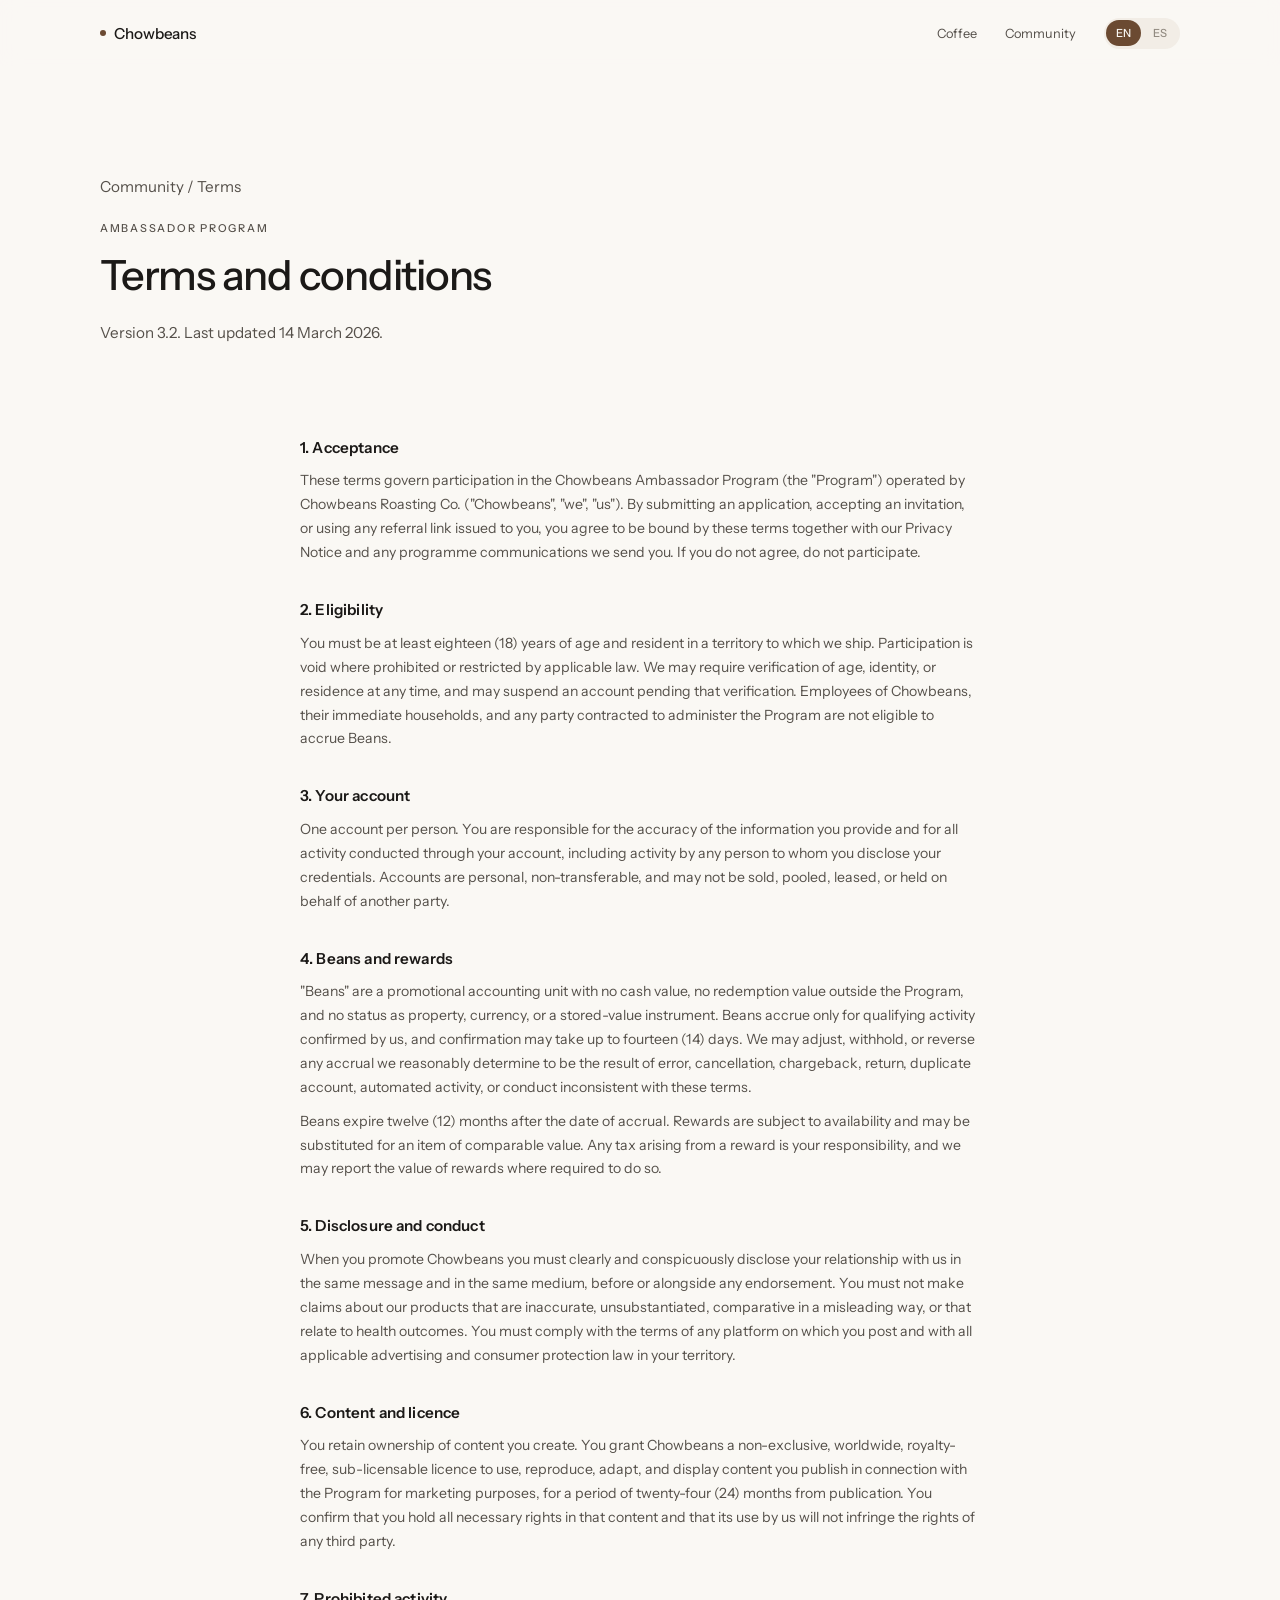
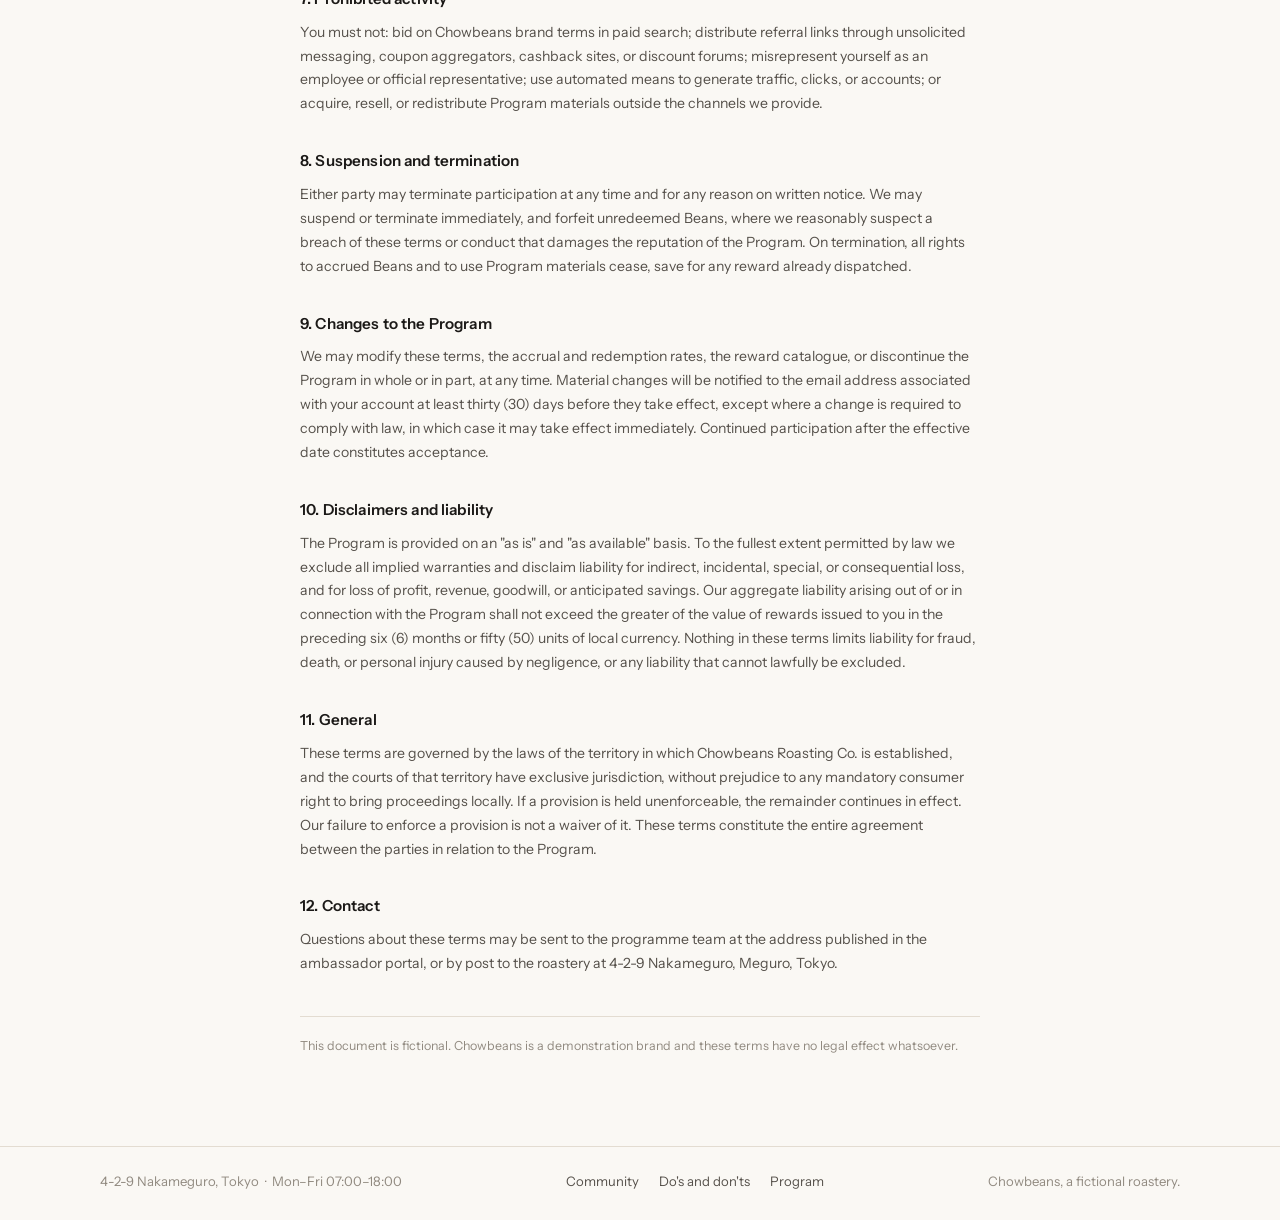
<file: community/terms.html>
<!DOCTYPE html>
<html lang="en">
<head>
<meta charset="utf-8">
<meta name="viewport" content="width=device-width, initial-scale=1">
<title>Terms and conditions — Chowbeans Ambassadors</title>
<meta name="description" content="Terms and conditions for the Chowbeans ambassador program.">
<link rel="icon" href="data:image/svg+xml,<svg xmlns='http://www.w3.org/2000/svg' viewBox='0 0 32 32'><circle cx='16' cy='16' r='7' fill='%236B4A32'/></svg>">
<link rel="preconnect" href="https://fonts.googleapis.com">
<link rel="preconnect" href="https://fonts.gstatic.com" crossorigin>
<link href="https://fonts.googleapis.com/css2?family=Instrument+Sans:wght@400;500;600&display=swap" rel="stylesheet">
<link rel="stylesheet" href="../assets/css/style.css">
</head>
<body>

<a class="skip" href="#main" data-i18n="skip">Skip to content</a>

<header class="site-header" id="header">
  <div class="shell header-inner">
    <a class="wordmark" href="../index.html" data-admin="../admin.html"><i aria-hidden="true"></i>Chowbeans</a>
    <nav class="nav" aria-label="Primary">
      <a href="../index.html#beans" data-i18n="nav.coffee">Coffee</a>
      <a href="../community.html" data-i18n="nav.community">Community</a>
      <span class="lang" role="group" aria-label="Language">
        <button type="button" data-lang="en" aria-pressed="true">EN</button>
        <button type="button" data-lang="es" aria-pressed="false">ES</button>
      </span>
    </nav>
  </div>
</header>

<main id="main">

  <section class="page-hero shell">
    <p class="crumbs">
      <a href="../community.html" data-i18n="nav.community">Community</a>
      <span aria-hidden="true">/</span>
      <span data-i18n="terms.crumb">Terms</span>
    </p>
    <p class="label" data-i18n="terms.label">Ambassador program</p>
    <h1 data-i18n="terms.title">Terms and conditions</h1>
    <p data-i18n="terms.updated">Version 3.2. Last updated 14 March 2026.</p>
  </section>

  <section class="section shell legal">

    <h2>1. Acceptance</h2>
    <p>
      These terms govern participation in the Chowbeans Ambassador Program (the
      "Program") operated by Chowbeans Roasting Co. ("Chowbeans", "we", "us").
      By submitting an application, accepting an invitation, or using any
      referral link issued to you, you agree to be bound by these terms together
      with our Privacy Notice and any programme communications we send you. If
      you do not agree, do not participate.
    </p>

    <h2>2. Eligibility</h2>
    <p>
      You must be at least eighteen (18) years of age and resident in a
      territory to which we ship. Participation is void where prohibited or
      restricted by applicable law. We may require verification of age,
      identity, or residence at any time, and may suspend an account pending
      that verification. Employees of Chowbeans, their immediate households,
      and any party contracted to administer the Program are not eligible to
      accrue Beans.
    </p>

    <h2>3. Your account</h2>
    <p>
      One account per person. You are responsible for the accuracy of the
      information you provide and for all activity conducted through your
      account, including activity by any person to whom you disclose your
      credentials. Accounts are personal, non-transferable, and may not be
      sold, pooled, leased, or held on behalf of another party.
    </p>

    <h2>4. Beans and rewards</h2>
    <p>
      "Beans" are a promotional accounting unit with no cash value, no
      redemption value outside the Program, and no status as property,
      currency, or a stored-value instrument. Beans accrue only for qualifying
      activity confirmed by us, and confirmation may take up to fourteen (14)
      days. We may adjust, withhold, or reverse any accrual we reasonably
      determine to be the result of error, cancellation, chargeback, return,
      duplicate account, automated activity, or conduct inconsistent with these
      terms.
    </p>
    <p>
      Beans expire twelve (12) months after the date of accrual. Rewards are
      subject to availability and may be substituted for an item of comparable
      value. Any tax arising from a reward is your responsibility, and we may
      report the value of rewards where required to do so.
    </p>

    <h2>5. Disclosure and conduct</h2>
    <p>
      When you promote Chowbeans you must clearly and conspicuously disclose
      your relationship with us in the same message and in the same medium,
      before or alongside any endorsement. You must not make claims about our
      products that are inaccurate, unsubstantiated, comparative in a
      misleading way, or that relate to health outcomes. You must comply with
      the terms of any platform on which you post and with all applicable
      advertising and consumer protection law in your territory.
    </p>

    <h2>6. Content and licence</h2>
    <p>
      You retain ownership of content you create. You grant Chowbeans a
      non-exclusive, worldwide, royalty-free, sub-licensable licence to use,
      reproduce, adapt, and display content you publish in connection with the
      Program for marketing purposes, for a period of twenty-four (24) months
      from publication. You confirm that you hold all necessary rights in that
      content and that its use by us will not infringe the rights of any third
      party.
    </p>

    <h2>7. Prohibited activity</h2>
    <p>
      You must not: bid on Chowbeans brand terms in paid search; distribute
      referral links through unsolicited messaging, coupon aggregators, cashback
      sites, or discount forums; misrepresent yourself as an employee or
      official representative; use automated means to generate traffic, clicks,
      or accounts; or acquire, resell, or redistribute Program materials outside
      the channels we provide.
    </p>

    <h2>8. Suspension and termination</h2>
    <p>
      Either party may terminate participation at any time and for any reason
      on written notice. We may suspend or terminate immediately, and forfeit
      unredeemed Beans, where we reasonably suspect a breach of these terms or
      conduct that damages the reputation of the Program. On termination, all
      rights to accrued Beans and to use Program materials cease, save for any
      reward already dispatched.
    </p>

    <h2>9. Changes to the Program</h2>
    <p>
      We may modify these terms, the accrual and redemption rates, the reward
      catalogue, or discontinue the Program in whole or in part, at any time.
      Material changes will be notified to the email address associated with
      your account at least thirty (30) days before they take effect, except
      where a change is required to comply with law, in which case it may take
      effect immediately. Continued participation after the effective date
      constitutes acceptance.
    </p>

    <h2>10. Disclaimers and liability</h2>
    <p>
      The Program is provided on an "as is" and "as available" basis. To the
      fullest extent permitted by law we exclude all implied warranties and
      disclaim liability for indirect, incidental, special, or consequential
      loss, and for loss of profit, revenue, goodwill, or anticipated savings.
      Our aggregate liability arising out of or in connection with the Program
      shall not exceed the greater of the value of rewards issued to you in the
      preceding six (6) months or fifty (50) units of local currency. Nothing
      in these terms limits liability for fraud, death, or personal injury
      caused by negligence, or any liability that cannot lawfully be excluded.
    </p>

    <h2>11. General</h2>
    <p>
      These terms are governed by the laws of the territory in which Chowbeans
      Roasting Co. is established, and the courts of that territory have
      exclusive jurisdiction, without prejudice to any mandatory consumer right
      to bring proceedings locally. If a provision is held unenforceable, the
      remainder continues in effect. Our failure to enforce a provision is not
      a waiver of it. These terms constitute the entire agreement between the
      parties in relation to the Program.
    </p>

    <h2>12. Contact</h2>
    <p>
      Questions about these terms may be sent to the programme team at the
      address published in the ambassador portal, or by post to the roastery at
      4-2-9 Nakameguro, Meguro, Tokyo.
    </p>

    <p class="legal-note" data-i18n="terms.fiction">
      This document is fictional. Chowbeans is a demonstration brand and these
      terms have no legal effect whatsoever.
    </p>
  </section>

</main>

<footer class="site-footer">
  <div class="shell footer-inner">
    <p data-i18n="footer.hours">4-2-9 Nakameguro, Tokyo &nbsp;&middot;&nbsp; Mon&ndash;Fri 07:00&ndash;18:00</p>
    <nav class="nav" aria-label="Footer">
      <a href="../community.html" data-i18n="nav.community">Community</a>
      <a href="dos-and-donts.html" data-i18n="comm.dos">Do's and don'ts</a>
      <a href="program-details.html" data-i18n="nav.program">Program</a>
    </nav>
    <p data-i18n="footer.fine">Chowbeans, a fictional roastery.</p>
  </div>
</footer>

<script src="../assets/js/i18n.js"></script>
<script src="../assets/js/main.js"></script>
</body>
</html>
</file>
<file: assets/css/style.css>
/* ============================================================
   Chowbeans — minimal.
   One typeface, one accent, hairlines and space.
   ============================================================ */

:root {
  --paper:     #FAF8F4;
  --paper-2:   #F2EDE6;
  --ink:       #1B1917;
  --ink-soft:  #55504A;
  --ink-faint: #918A80;
  --bean:      #6B4A32;
  --line:      #E3DCD1;

  --shell: min(1080px, 100% - 3rem);
  --ease:  cubic-bezier(.22, .61, .36, 1);
  --font:  'Instrument Sans', 'Helvetica Neue', Helvetica, sans-serif;
}

*, *::before, *::after { box-sizing: border-box; }

/* Any explicit `display` beats the UA's [hidden] rule, so state it outright —
   several things here are hidden from JS and also carry a display. */
[hidden] { display: none !important; }

html { -webkit-text-size-adjust: 100%; scroll-behavior: smooth; }
@media (prefers-reduced-motion: reduce) { html { scroll-behavior: auto; } }

body {
  margin: 0;
  background: var(--paper);
  color: var(--ink);
  font-family: var(--font);
  font-size: .95rem;
  font-weight: 400;
  line-height: 1.65;
  -webkit-font-smoothing: antialiased;
}

h1, h2, h3 { margin: 0; font-weight: 500; }
p { margin: 0; }
ul { margin: 0; padding: 0; list-style: none; }
a { color: inherit; text-decoration: none; }

::selection { background: var(--bean); color: var(--paper); }
:focus-visible { outline: 1.5px solid var(--bean); outline-offset: 4px; }

.skip { position: absolute; left: -9999px; }
.skip:focus {
  left: 1rem; top: 1rem; z-index: 200;
  padding: .6rem 1rem;
  background: var(--ink); color: var(--paper);
}

.shell { width: var(--shell); margin-inline: auto; }

/* ── Type helpers ─────────────────────────────────────── */

.label {
  font-size: .68rem;
  font-weight: 500;
  letter-spacing: .16em;
  text-transform: uppercase;
  color: var(--ink-faint);
}

.h2 {
  font-size: clamp(1.35rem, 1.2rem + .7vw, 1.85rem);
  font-weight: 500;
  letter-spacing: -.02em;
  line-height: 1.25;
}

.link {
  display: inline-block;
  padding-bottom: .2rem;
  border-bottom: 1px solid var(--ink);
  font-size: .85rem;
  transition: color .3s var(--ease), border-color .3s var(--ease);
}
.link:hover { color: var(--bean); border-color: var(--bean); }

/* ── Header ───────────────────────────────────────────── */

.site-header {
  position: sticky;
  top: 0;
  z-index: 100;
  background: color-mix(in srgb, var(--paper) 88%, transparent);
  backdrop-filter: blur(10px);
  transition: box-shadow .3s var(--ease);
}
.site-header.is-scrolled { box-shadow: 0 1px 0 var(--line); }

.header-inner {
  display: flex;
  align-items: center;
  justify-content: space-between;
  gap: 1.5rem;
  padding-block: 1.1rem;
}

.wordmark {
  display: inline-flex;
  align-items: center;
  gap: .5rem;
  font-size: .95rem;
  font-weight: 500;
  letter-spacing: -.01em;
}
.wordmark i {
  width: .4rem; height: .4rem;
  border-radius: 50%;
  background: var(--bean);
}

.nav { display: flex; align-items: center; gap: 1.75rem; }

/* Language toggle */
.lang {
  display: inline-flex;
  gap: .1rem;
  padding: .15rem;
  background: var(--paper-2);
  border-radius: 999px;
}
.lang button {
  padding: .25rem .6rem;
  border: 0;
  border-radius: 999px;
  background: none;
  color: var(--ink-faint);
  font: inherit;
  font-size: .7rem;
  font-weight: 500;
  letter-spacing: .06em;
  cursor: pointer;
  transition: background .25s var(--ease), color .25s var(--ease);
}
.lang button:hover { color: var(--ink); }
.lang button[aria-pressed='true'] { background: var(--bean); color: var(--paper); }
.nav a {
  font-size: .8rem;
  color: var(--ink-soft);
  transition: color .25s var(--ease);
}
.nav a:hover, .nav a[aria-current='page'] { color: var(--ink); }

/* ── Hero ─────────────────────────────────────────────── */

.hero { padding-block: clamp(2.25rem, 6vh, 3.75rem) clamp(2rem, 5vh, 3rem); }

.hero h1 {
  max-width: 16ch;
  font-size: clamp(2rem, 1.3rem + 3vw, 3.4rem);
  font-weight: 500;
  line-height: 1.12;
  letter-spacing: -.035em;
}
.hero h1 span { color: var(--bean); }

.hero p {
  margin-top: 1.25rem;
  max-width: 44ch;
  color: var(--ink-soft);
}

/* ── Sections ─────────────────────────────────────────── */

.section { padding-block: clamp(2.25rem, 5vh, 3.25rem); }

.section-head {
  display: flex;
  align-items: baseline;
  justify-content: space-between;
  gap: 1.5rem;
  padding-bottom: 1.1rem;
  border-bottom: 1px solid var(--line);
}

/* Beans — text rows, colour only as a small dot. */
.beans > li {
  display: grid;
  grid-template-columns: auto minmax(0, 10rem) minmax(0, 1fr) auto auto;
  align-items: baseline;
  gap: 1.5rem;
  padding-block: .9rem;
  border-bottom: 1px solid var(--line);
}

/* Suggested brew methods, sitting in the slack between notes and price.
   Tone tracks how the method extracts — pour-over pale, immersion mid,
   pressure dark — so the tags read apart at a glance. */
.tags { display: flex; gap: .4rem; }
.tags li {
  padding: .2rem .65rem .25rem;
  border-radius: 999px;
  font-size: .68rem;
  font-weight: 500;
  letter-spacing: .06em;
  text-transform: uppercase;
  white-space: nowrap;
}
.tag--pour     { background: #F0E3D0; color: #8A5C31; }
.tag--immersion { background: #E0C6A4; color: #5C3B1E; }
.tag--pressure { background: #6B4A32; color: #FAF8F4; }
.beans .dot {
  width: .5rem; height: .5rem;
  border-radius: 50%;
  background: var(--roast);
  transform: translateY(-1px);
}
.beans h3 { font-size: .95rem; font-weight: 500; }
.beans .notes { color: var(--ink-soft); }
.beans .price { color: var(--ink-faint); font-variant-numeric: tabular-nums; }

/* Links under the widget: terms, do's and don'ts, programme. */
.widget-links {
  display: flex;
  flex-wrap: wrap;
  justify-content: center;
  gap: 1.5rem;
  margin-top: 1.75rem;
  padding-top: 1.1rem;
  border-top: 1px solid var(--line);
  width: 100%;
}
.widget-links a {
  font-size: .82rem;
  color: var(--ink-soft);
  border-bottom: 1px solid var(--line);
  padding-bottom: .15rem;
  transition: color .25s var(--ease), border-color .25s var(--ease);
}
.widget-links a:hover { color: var(--bean); border-color: var(--bean); }

/* Legal pages */
.legal { max-width: 68ch; }
.legal h2 {
  margin-top: 2rem;
  font-size: .95rem;
  font-weight: 600;
  letter-spacing: .01em;
}
.legal h2:first-child { margin-top: 0; }
.legal p {
  margin-top: .6rem;
  font-size: .88rem;
  line-height: 1.7;
  color: var(--ink-soft);
}
.legal-note {
  margin-top: 2.5rem !important;
  padding-top: 1.1rem;
  border-top: 1px solid var(--line);
  font-size: .78rem !important;
  color: var(--ink-faint) !important;
}

/* Do's and don'ts */
.dd {
  display: grid;
  grid-template-columns: repeat(auto-fit, minmax(17rem, 1fr));
  gap: clamp(1.75rem, 4vw, 3rem);
}
.dd-col .label { margin-bottom: .4rem; }
.dd-col--do .label { color: var(--bean); }
.dd-col--dont .label { color: #C0703A; }
.dd .rows li {
  align-items: flex-start;
  justify-content: flex-start;
  gap: .7rem;
  font-size: .88rem;
  line-height: 1.55;
}
.dd .rows li::before {
  content: '';
  flex: 0 0 auto;
  width: .4rem;
  height: .4rem;
  margin-top: .55rem;
  border-radius: 50%;
  background: var(--line);
}
.dd-col--do .rows li::before { background: var(--bean); }
.dd-col--dont .rows li::before { background: #C0703A; }

/* Program details — plain columns and hairline rows. */
.cols {
  display: grid;
  grid-template-columns: repeat(auto-fit, minmax(13rem, 1fr));
  gap: 1.75rem 2rem;
  margin-top: 1.5rem;
}
.cols h3 { font-size: .95rem; font-weight: 500; margin-bottom: .35rem; }
.cols p { color: var(--ink-soft); max-width: 34ch; }

.rows { margin-top: .25rem; }
.rows li {
  display: flex;
  align-items: baseline;
  justify-content: space-between;
  gap: 1.5rem;
  padding-block: .8rem;
  border-bottom: 1px solid var(--line);
}
.rows .value {
  color: var(--ink-faint);
  white-space: nowrap;
  font-variant-numeric: tabular-nums;
}

.section-head--tight { margin-top: 2.75rem; }

/* ── Community ────────────────────────────────────────── */

/* The reason the site exists — held to the content column, high on the page. */
.community {
  display: flex;
  align-items: center;
  justify-content: space-between;
  gap: 2.5rem;
  flex-wrap: wrap;
  padding: clamp(1.75rem, 3vw, 2.5rem);
  background: var(--bean);
  color: var(--paper);
  border-radius: 4px;
}
.community .label { color: rgba(250, 248, 244, .6); margin-bottom: .8rem; }
.community h2 { max-width: 22ch; }
.community p {
  margin-top: .75rem;
  max-width: 44ch;
  color: rgba(250, 248, 244, .75);
}
.community .btn { background: var(--paper); color: var(--ink); }
.community .btn:hover { background: var(--paper-2); }
.community p .link {
  margin-left: .35rem;
  font-size: .84rem;
  font-weight: 400;
}
.community .link {
  color: var(--paper);
  border-color: rgba(250, 248, 244, .45);
  font-size: .9rem;
  font-weight: 500;
}
.community .link:hover { color: var(--paper); border-color: var(--paper); }

.community-actions {
  display: flex;
  align-items: center;
  gap: 1.75rem;
  flex-shrink: 0;
}

.btn {
  display: inline-block;
  padding: 1rem 2.25rem;
  border-radius: 999px;
  background: var(--ink);
  color: var(--paper);
  font-size: .9rem;
  font-weight: 500;
  white-space: nowrap;
  transition: background .3s var(--ease);
}
.btn:hover { background: var(--bean); }

/* ── Footer ───────────────────────────────────────────── */

.site-footer {
  margin-top: clamp(2rem, 5vh, 3rem);
  padding-block: 1.5rem 1.75rem;
  border-top: 1px solid var(--line);
}
.footer-inner {
  display: flex;
  justify-content: space-between;
  gap: 2rem 3rem;
  flex-wrap: wrap;
}
.footer-inner p { color: var(--ink-faint); font-size: .82rem; }
.footer-inner .nav { gap: 1.25rem; }
.footer-inner .nav a { font-size: .82rem; }

/* ── Community page ───────────────────────────────────── */

.page-hero { padding-block: clamp(3.5rem, 10vh, 5.5rem) clamp(2rem, 5vh, 3rem); }
.page-hero h1 {
  margin-top: .9rem;
  max-width: 18ch;
  font-size: clamp(1.75rem, 1.3rem + 2vw, 2.6rem);
  font-weight: 500;
  line-height: 1.15;
  letter-spacing: -.03em;
}
.page-hero p { margin-top: 1.25rem; max-width: 46ch; color: var(--ink-soft); }

.widget { padding-bottom: clamp(4rem, 10vh, 6rem); }

.widget-layout {
  display: grid;
  grid-template-columns: minmax(0, 1fr) 15rem;
  gap: clamp(2rem, 4vw, 3.5rem);
  align-items: start;
}
/* No rule matched this view — give the column back to the widget. */
.widget-layout--norail { grid-template-columns: minmax(0, 1fr); }

/* Tabs centre over the widget, independent of the left-aligned copy. */
.widget-main {
  display: flex;
  flex-direction: column;
  align-items: center;
  min-width: 0;
}
.widget-main .panel { width: 100%; }

/* ── Context rail ─────────────────────────────────────── */

.rail {
  position: sticky;
  top: 5rem;
  display: grid;
  gap: 1.25rem;
}
.rail-block { padding-top: .9rem; border-top: 1px solid var(--line); }

/* Training material earns a tint — it appears only for the open challenge. */
.rail-block--accent {
  padding: .9rem 1rem 1rem;
  border-top: 0;
  background: var(--paper-2);
  border-radius: 4px;
}
.rail-block--accent .label { color: var(--bean); }
.rail-block .label { margin-bottom: .55rem; }
.rail h3 {
  font-size: .95rem;
  font-weight: 500;
  margin-bottom: .3rem;
}
.rail p { font-size: .84rem; line-height: 1.55; color: var(--ink-soft); }

.rail-steps {
  counter-reset: step;
  display: grid;
  gap: .5rem;
}
.rail-steps li {
  counter-increment: step;
  display: grid;
  grid-template-columns: 1.1rem 1fr;
  gap: .5rem;
  font-size: .82rem;
  line-height: 1.5;
  color: var(--ink-soft);
}
.rail-steps li::before {
  content: counter(step);
  color: var(--bean);
  font-weight: 500;
  font-variant-numeric: tabular-nums;
}

.rail-links { display: grid; gap: .3rem; }
.rail-links a {
  display: inline-flex;
  align-items: baseline;
  gap: .4rem;
  font-size: .82rem;
  color: var(--ink-soft);
  transition: color .25s var(--ease);
}
.rail-links a::after {
  content: '→';
  color: var(--ink-faint);
  transition: transform .25s var(--ease), color .25s var(--ease);
}
.rail-links a:hover { color: var(--bean); }
.rail-links a:hover::after { color: var(--bean); transform: translateX(.15rem); }

.rail-feed li {
  display: flex;
  gap: .5rem;
  padding-block: .25rem;
  font-size: .78rem;
  color: var(--ink-soft);
}
.rail-feed span {
  color: var(--ink-faint);
  font-variant-numeric: tabular-nums;
}

/* Segmented control — the selected side is a filled pill, not a hairline. */
.tabs {
  display: inline-flex;
  gap: .25rem;
  padding: .25rem;
  margin-bottom: clamp(1.75rem, 4vh, 2.5rem);
  background: var(--paper-2);
  border-radius: 999px;
}
.tabs button {
  padding: .55rem 1.5rem;
  border: 0;
  border-radius: 999px;
  background: none;
  font: inherit;
  font-size: .85rem;
  color: var(--ink-soft);
  cursor: pointer;
  transition: background .25s var(--ease), color .25s var(--ease);
}
.tabs button:hover { color: var(--ink); }
.tabs button[aria-selected='true'] {
  background: var(--bean);
  color: var(--paper);
}

.panel { position: relative; min-height: 780px; }
.panel[hidden] { display: none; }

/* Apply mounts a fixed 600x750 iframe; sign-in mounts a fluid dashboard that
   would otherwise run the full width of the window. Cap and centre both so
   the two tabs read as the same surface. */
.panel--narrow #slWebAppWidget {
  position: relative;
  z-index: 2;
  display: flex;
  justify-content: center;
}
#slWebAppWidget iframe { display: block; border: 0; max-width: 100%; }
#slWebFrame {
  position: relative;
  z-index: 2;
  width: 100%;
  max-width: 760px;
  margin-inline: auto;
}

.widget-loading {
  position: absolute;
  inset: 0 0 auto;
  z-index: 1;
  display: flex;
  align-items: center;
  justify-content: center;
  gap: .75rem;
  padding-block: 4rem;
}
.widget-loading[hidden] { display: none; }
.widget-loading i {
  width: .5rem; height: .5rem;
  border-radius: 50%;
  background: var(--bean);
  animation: pulse 1.6s ease-in-out infinite;
}
@keyframes pulse {
  0%, 100% { opacity: .25; transform: scale(.8); }
  50%      { opacity: 1;   transform: scale(1); }
}
@media (prefers-reduced-motion: reduce) { .widget-loading i { animation: none; } }

/* ── Reveal (single, quiet fade) ──────────────────────── */

.reveal-ready [data-reveal] {
  opacity: 0;
  transform: translateY(10px);
  transition:
    opacity .7s var(--ease) calc(var(--i, 0) * 70ms),
    transform .7s var(--ease) calc(var(--i, 0) * 70ms);
}
.reveal-ready [data-reveal].is-in { opacity: 1; transform: none; }

/* ── App modal ────────────────────────────────────────── */

.is-locked { overflow: hidden; }

.modal {
  position: fixed;
  inset: 0;
  z-index: 200;
  display: grid;
  place-items: center;
  padding: 1.25rem;
}
.modal[hidden] { display: none; }

.modal-backdrop {
  position: absolute;
  inset: 0;
  background: rgba(27, 25, 23, .45);
  backdrop-filter: blur(3px);
  animation: fade .25s var(--ease);
}

.modal-card {
  position: relative;
  width: min(26rem, 100%);
  padding: 1.75rem;
  background: var(--paper);
  border-radius: 6px;
  box-shadow: 0 30px 60px -30px rgba(27, 25, 23, .5);
  animation: rise .3s var(--ease);
}
.modal-card .label { margin-bottom: .6rem; }
.modal-card h2 {
  font-size: 1.4rem;
  font-weight: 500;
  letter-spacing: -.02em;
  margin-bottom: .6rem;
}
.modal-card > p { font-size: .88rem; color: var(--ink-soft); }

@keyframes fade { from { opacity: 0; } }
@keyframes rise {
  from { opacity: 0; transform: translateY(8px); }
}
@media (prefers-reduced-motion: reduce) {
  .modal-backdrop, .modal-card { animation: none; }
}

.modal-close {
  position: absolute;
  top: .5rem;
  right: .65rem;
  padding: .25rem .4rem;
  border: 0;
  background: none;
  color: var(--ink-faint);
  font-size: 1.3rem;
  line-height: 1;
  cursor: pointer;
}
.modal-close:hover { color: var(--ink); }

.modal-actions {
  display: flex;
  flex-wrap: wrap;
  gap: .6rem;
  margin-top: 1.5rem;
}
.modal-actions .btn { flex: 1; text-align: center; }

.modal-plain {
  display: block;
  width: 100%;
  margin-top: 1rem;
  padding: .6rem;
  border: 0;
  background: none;
  color: var(--ink-soft);
  font: inherit;
  font-size: .85rem;
  text-decoration: underline;
  text-underline-offset: 3px;
  cursor: pointer;
}
.modal-plain:hover { color: var(--bean); }

.modal-fine {
  margin-top: .2rem;
  font-size: .76rem;
  color: var(--ink-faint);
  text-align: center;
}

.widget-advice {
  margin-bottom: 1rem;
  padding: .7rem .9rem;
  background: var(--paper-2);
  border-radius: 4px;
  font-size: .8rem;
  color: var(--ink-soft);
}
.widget-advice a { color: var(--bean); text-decoration: underline; text-underline-offset: 2px; }

/* ── Admin ────────────────────────────────────────────── */

.admin { background: var(--paper); }
.admin-main { padding-block: clamp(2rem, 5vh, 3rem) 5rem; }

.admin-head {
  display: flex;
  align-items: flex-start;
  justify-content: space-between;
  gap: 2rem;
  flex-wrap: wrap;
  padding-bottom: 1.25rem;
  border-bottom: 1px solid var(--line);
}
.admin-head .label { margin-bottom: .5rem; }
.admin-lede { margin-top: .6rem; max-width: 60ch; font-size: .85rem; color: var(--ink-soft); }

.admin-actions { display: flex; gap: .6rem; flex-wrap: wrap; }
.btn--small { padding: .5rem 1rem; font-size: .78rem; }

.admin-flash {
  margin-top: 1rem;
  padding: .7rem 1rem;
  border-radius: 4px;
  background: var(--bean);
  color: var(--paper);
  font-size: .82rem;
}

.admin-panel {
  margin-top: 1.5rem;
  padding: 1.1rem 1.25rem 1.25rem;
  background: var(--paper-2);
  border-radius: 4px;
}
.admin-hint { margin-top: .4rem; font-size: .78rem; color: var(--ink-faint); }
.admin-hint code {
  font-family: ui-monospace, SFMono-Regular, Menlo, monospace;
  font-size: .92em;
}

.admin-grid {
  display: grid;
  grid-template-columns: minmax(0, 1fr) 22rem;
  gap: 2rem;
  align-items: start;
  margin-top: 2rem;
}
.admin-side { position: sticky; top: 5rem; }
.admin-side .admin-panel:first-child { margin-top: 0; }

.admin-bar {
  display: flex;
  align-items: center;
  justify-content: space-between;
  gap: 1rem;
  flex-wrap: wrap;
  margin-block: 1.25rem .75rem;
}

.admin-views {
  display: flex;
  flex-wrap: wrap;
  gap: .3rem .75rem;
  margin-top: .5rem;
}
.admin-views label {
  display: inline-flex;
  align-items: center;
  gap: .3rem;
  font-size: .78rem;
  color: var(--ink-soft);
}

.admin-field { display: block; margin-top: .75rem; }
.admin-field > span {
  display: block;
  margin-bottom: .3rem;
  font-size: .7rem;
  letter-spacing: .1em;
  text-transform: uppercase;
  color: var(--ink-faint);
}
.admin-field--row {
  display: flex;
  align-items: center;
  gap: .5rem;
}
.admin-field--row > span {
  margin: 0;
  text-transform: none;
  letter-spacing: 0;
  font-size: .82rem;
  color: var(--ink-soft);
}
.admin-field--grow { flex: 1; }

.admin input[type='text'],
.admin select,
.admin textarea {
  width: 100%;
  padding: .5rem .65rem;
  border: 1px solid var(--line);
  border-radius: 4px;
  background: var(--paper);
  color: var(--ink);
  font: inherit;
  font-size: .85rem;
}
.admin textarea {
  resize: vertical;
  font-family: ui-monospace, SFMono-Regular, Menlo, monospace;
  font-size: .76rem;
  line-height: 1.55;
}
.admin input[type='text']:focus,
.admin select:focus,
.admin textarea:focus { outline: 1.5px solid var(--bean); outline-offset: 1px; }

.admin-preview {
  margin-top: 1rem;
  padding: 1rem;
  background: var(--paper);
  border: 1px solid var(--line);
  border-radius: 4px;
  min-height: 6rem;
}
.admin-preview .rail { position: static; gap: 1rem; }

/* Rules */

.rule {
  margin-bottom: 1rem;
  border: 1px solid var(--line);
  border-radius: 4px;
  background: var(--paper);
  overflow: hidden;
}
.rule--off { opacity: .5; }

.rule-head {
  display: flex;
  align-items: center;
  gap: .75rem;
  padding: .6rem .9rem;
  background: var(--paper-2);
}
.rule-toggle { display: flex; align-items: center; gap: .6rem; flex-shrink: 0; }

.rule-fold {
  padding: .1rem .35rem;
  border: 0;
  background: none;
  color: var(--ink-faint);
  font: inherit;
  font-size: .8rem;
  line-height: 1;
  cursor: pointer;
}
.rule-fold:hover { color: var(--bean); }

.rule-summary {
  flex: 1;
  min-width: 0;
  font-size: .74rem;
  color: var(--ink-faint);
  white-space: nowrap;
  overflow: hidden;
  text-overflow: ellipsis;
}
.rule--collapsed .rule-body { display: none; }
.rule--collapsed { background: var(--paper-2); }
.rule-name {
  width: 11rem;
  border: 0 !important;
  background: none !important;
  font-weight: 500;
  padding: 0 !important;
}
.rule-tools { display: flex; gap: .3rem; }
.rule-tools button,
.rule-add button,
.block header button {
  padding: .3rem .6rem;
  border: 1px solid var(--line);
  border-radius: 999px;
  background: var(--paper);
  color: var(--ink-soft);
  font: inherit;
  font-size: .72rem;
  cursor: pointer;
  transition: color .2s var(--ease), border-color .2s var(--ease);
}
.rule-tools button:hover,
.rule-add button:hover,
.block header button:hover { color: var(--bean); border-color: var(--bean); }

.rule-body { padding: .9rem; }
.rule-when-row {
  display: flex;
  gap: .6rem;
  align-items: flex-end;
  flex-wrap: wrap;
}
.rule-when-row .admin-field { margin-top: .75rem; }
.rule-add { display: flex; gap: .3rem; flex-wrap: wrap; }

.block {
  margin-top: .6rem;
  padding: .6rem .75rem .8rem;
  border: 1px dashed var(--line);
  border-radius: 4px;
}
.block header {
  display: flex;
  align-items: center;
  justify-content: space-between;
  gap: 1rem;
}
.block-type {
  font-size: .7rem;
  letter-spacing: .12em;
  text-transform: uppercase;
  color: var(--bean);
}
.block header div { display: flex; gap: .25rem; }

@media (max-width: 900px) {
  .admin-grid { grid-template-columns: 1fr; }
  .admin-side { position: static; }
}

/* ── Responsive ───────────────────────────────────────── */

@media (max-width: 1040px) {
  .widget-layout { grid-template-columns: 1fr; }
  .rail { position: static; margin-top: 1rem; }
}

@media (max-width: 720px) {
  :root { --shell: min(1080px, 100% - 2.5rem); }

  /* Name and price share the top line; notes and tags run underneath it. */
  .beans > li {
    grid-template-columns: auto minmax(0, 1fr) auto;
    row-gap: .45rem;
  }
  .beans .price { grid-column: 3; grid-row: 1; }
  .beans .notes,
  .tags { grid-column: 2 / -1; }

  .community { flex-direction: column; align-items: flex-start; }

  .panel { min-height: 980px; }
}
</file>
